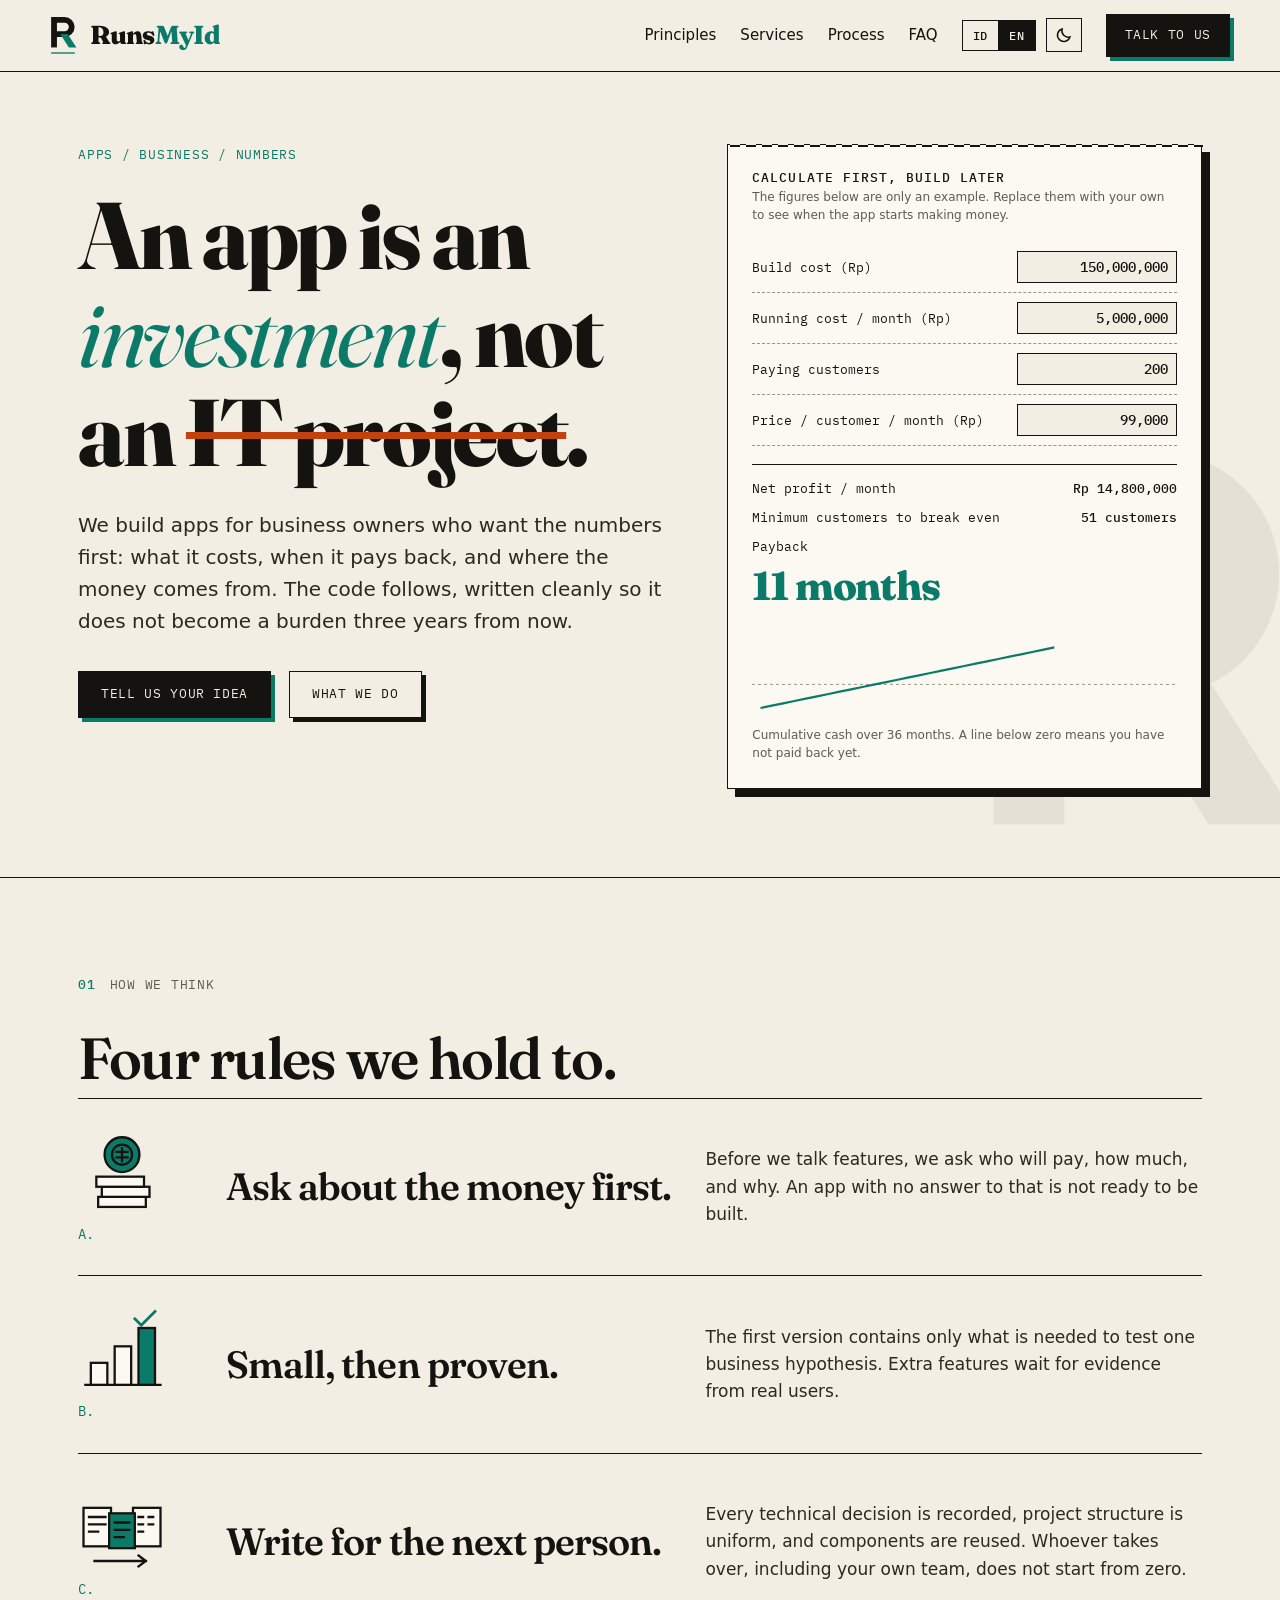
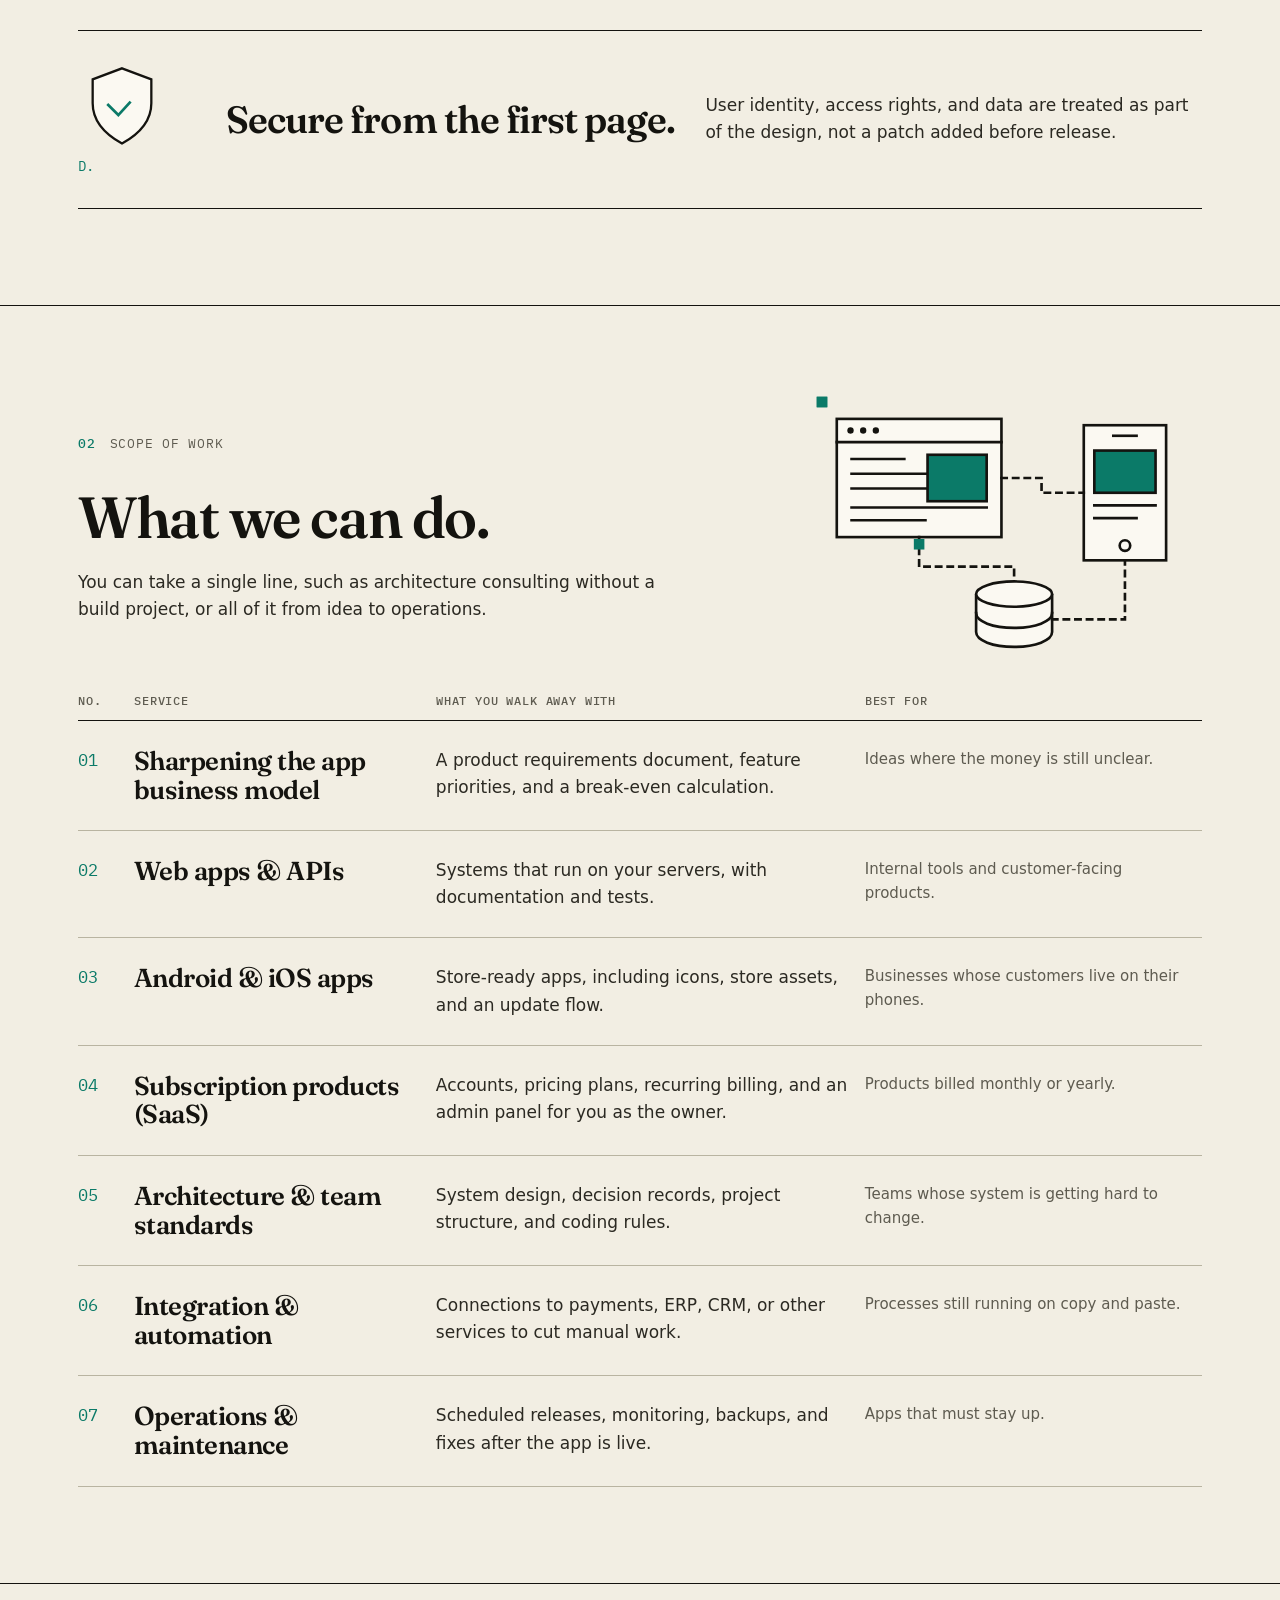
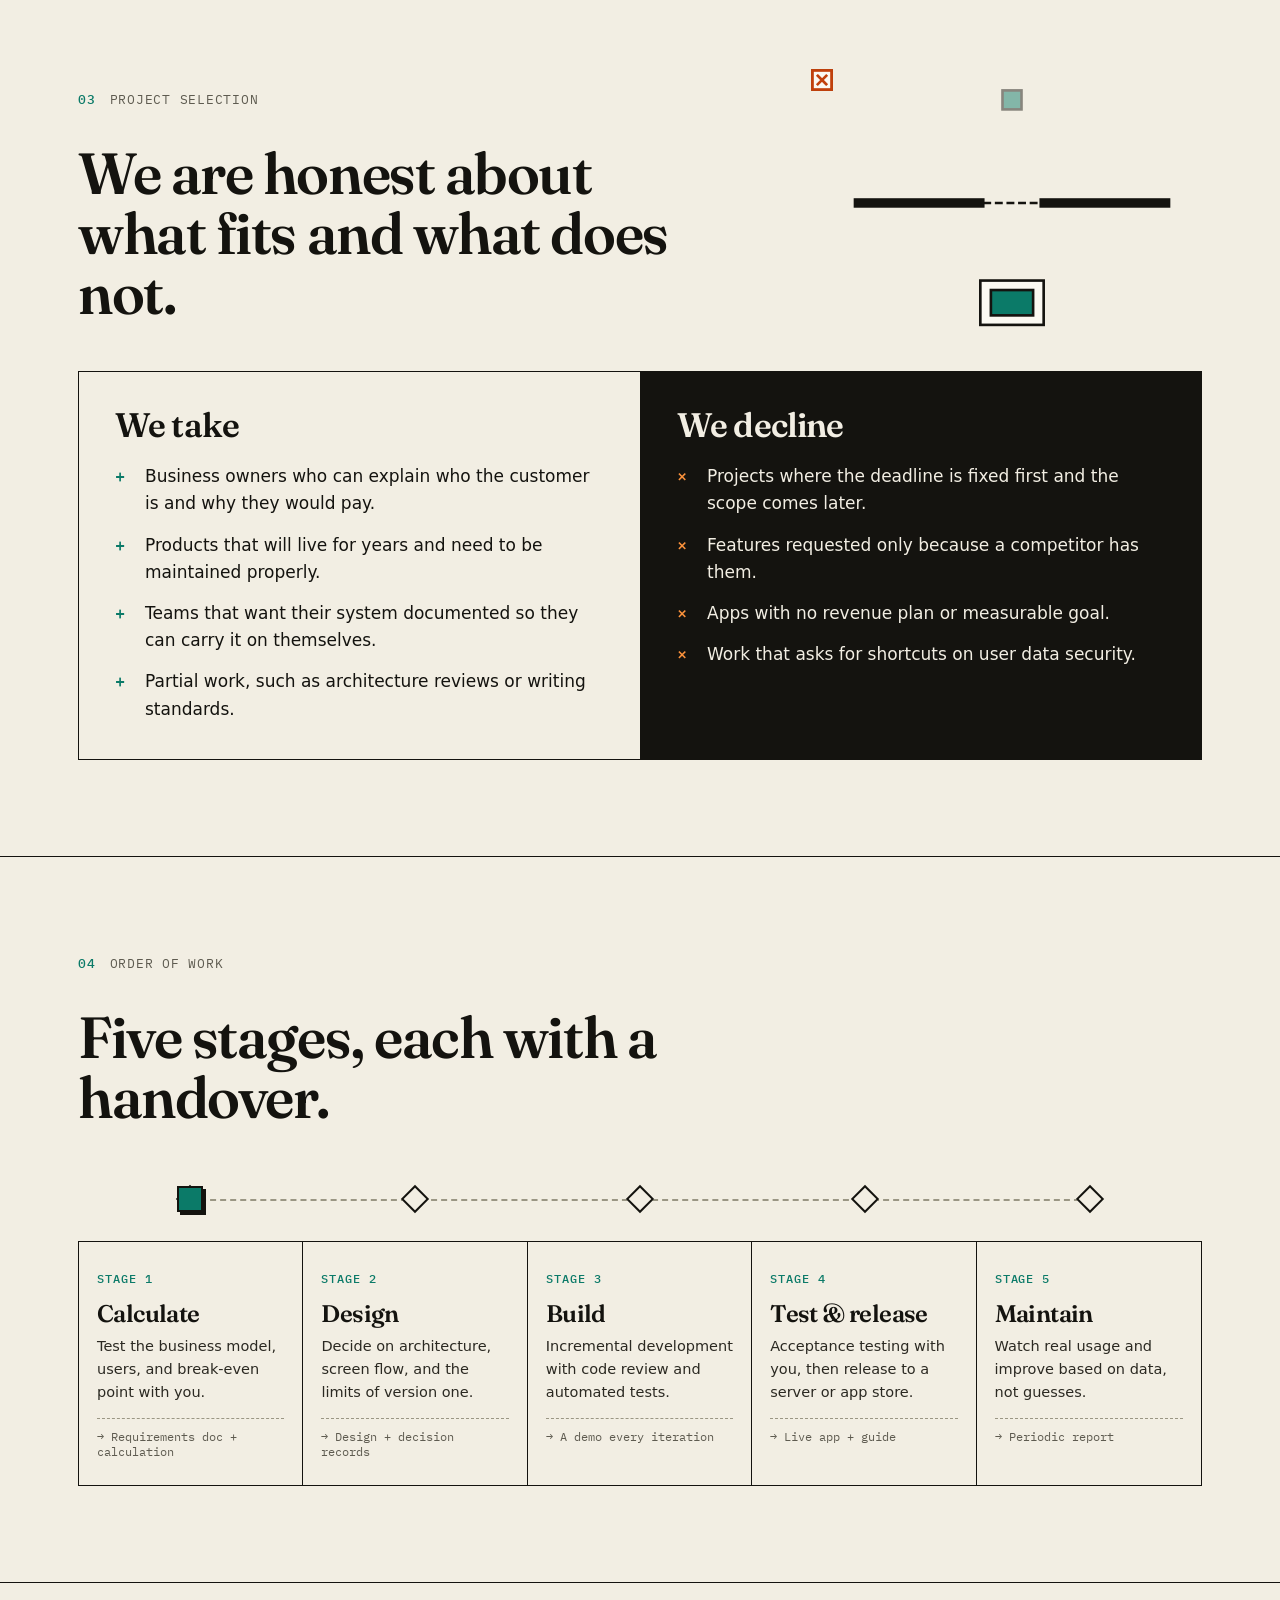
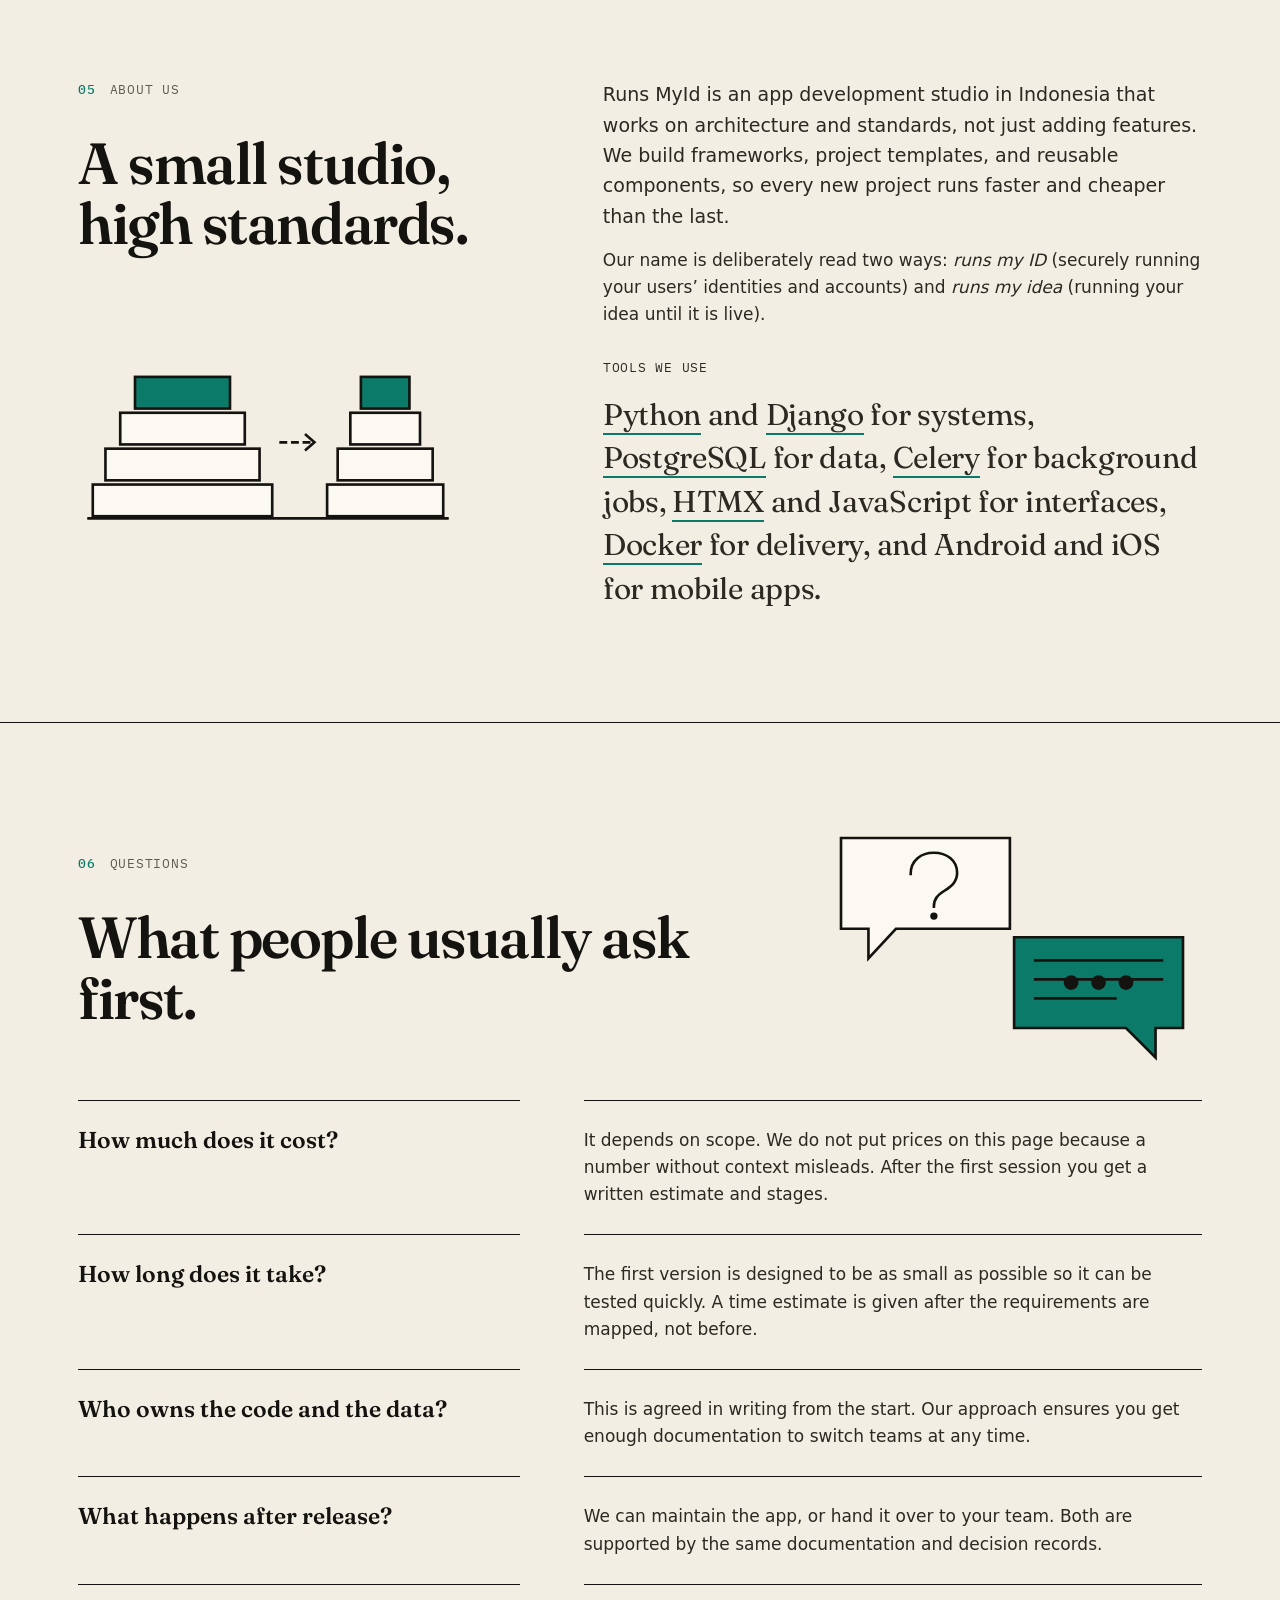
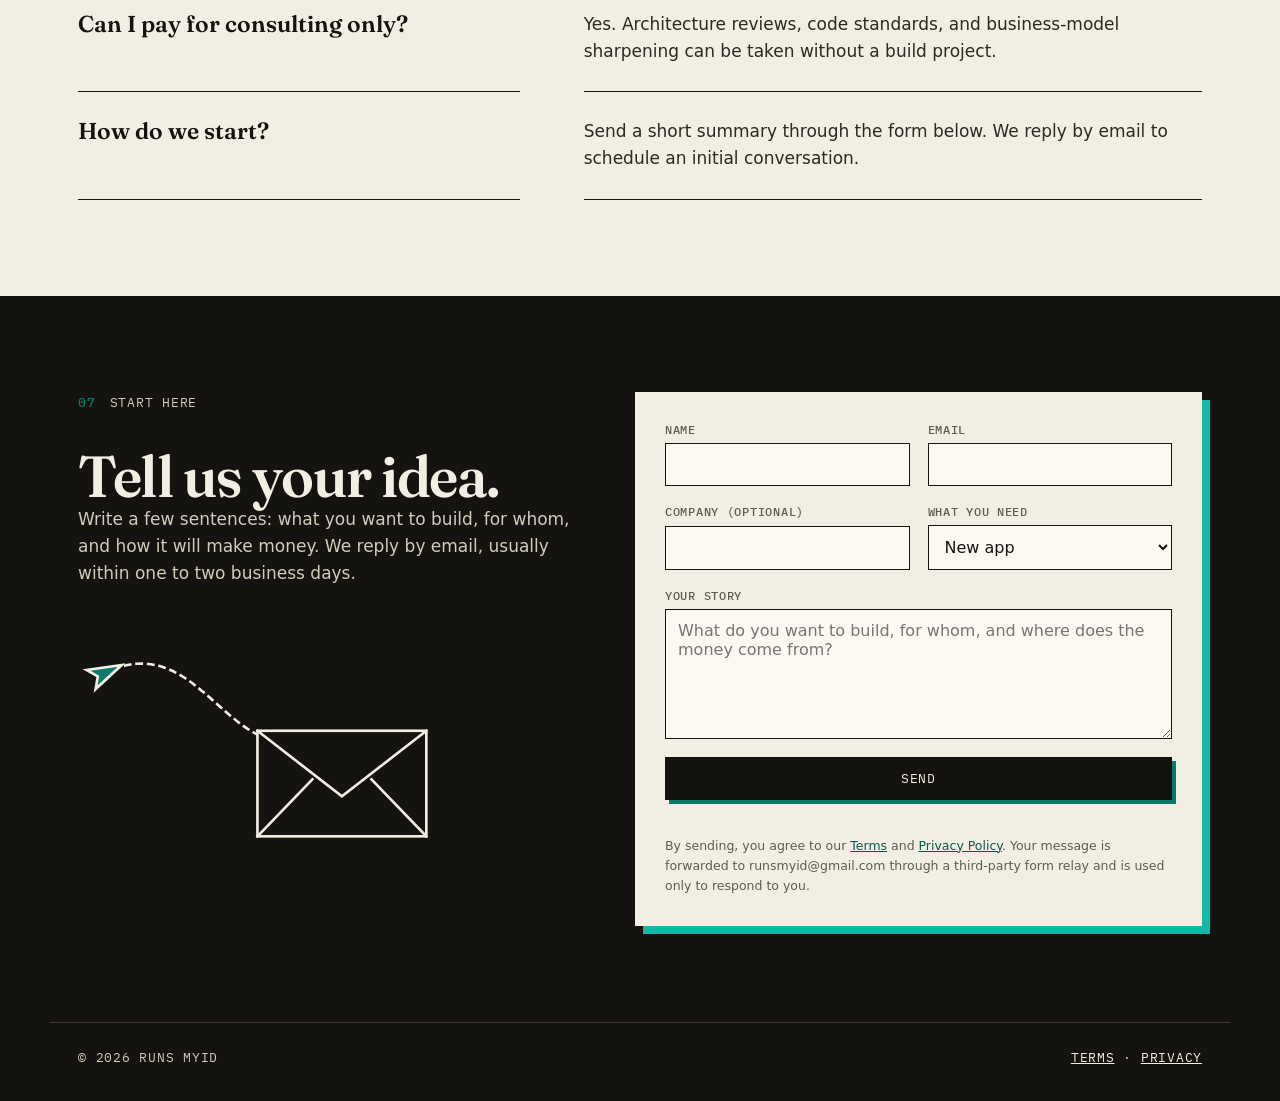
<file: index.html>
<!DOCTYPE html>
<html lang="id" data-theme="light">
<head>
<meta charset="utf-8">
<meta name="viewport" content="width=device-width, initial-scale=1">
<title>Runs MyId — Studio aplikasi yang dihitung dari labanya</title>
<meta name="description" content="Runs MyId membangun aplikasi untuk bisnis yang ingin tahu angkanya sebelum menulis kode: biaya, titik impas, dan cara aplikasi itu menghasilkan uang.">
<meta name="theme-color" content="#F2EEE3">
<link rel="icon" href="assets/icons/favicon.ico" sizes="any">
<link rel="icon" type="image/svg+xml" href="assets/icons/favicon.svg">
<link rel="apple-touch-icon" href="assets/icons/apple-touch-icon.png">
<link rel="preconnect" href="https://fonts.googleapis.com"><link rel="preconnect" href="https://fonts.gstatic.com" crossorigin>
<link href="https://fonts.googleapis.com/css2?family=Fraunces:opsz,wght@9..144,400;9..144,600;9..144,800&family=IBM+Plex+Mono:wght@400;500&display=swap" rel="stylesheet">
<script>(function(){try{var d=document.documentElement,t=localStorage.getItem('theme');if(!t)t=matchMedia('(prefers-color-scheme: dark)').matches?'dark':'light';d.dataset.theme=t;var l=localStorage.getItem('lang');if(!l)l=(navigator.language||'id').slice(0,2)==='en'?'en':'id';d.lang=l;d.dataset.lang=l}catch(e){}})();</script>
<style>
:root{
  color-scheme:light;
  --paper:#F2EEE3; --paper2:#E9E4D5; --ink:#14130F; --mute:#5E5B50; --rule:#14130F;
  --card:#FBF9F2; --text2:#2B2922; --line2:#b9b4a1; --dash:#9a9684;
  --teal:#0B7A68; --teal-d:#075A4C; --teal-b:#14B8A6; --red:#C2410C; --red-t:#7c2d12;
  --band:#14130F; --band-fg:#F2EEE3; --band-mute:#d1ccbb; --band-line:#3a382f;
  --shadow:#14130F;
  --serif:"Fraunces",Georgia,"Times New Roman",serif;
  --mono:"IBM Plex Mono",ui-monospace,SFMono-Regular,Menlo,Consolas,monospace;
  --sans:system-ui,-apple-system,"Segoe UI",Roboto,Arial,sans-serif;
}
html[data-theme="dark"]{
  color-scheme:dark;
  --paper:#12110E; --paper2:#1B1A16; --ink:#EDE8DA; --mute:#A39F8F; --rule:#6f6a5b;
  --card:#1C1B17; --text2:#D6D0BF; --line2:#38362D; --dash:#5f5b4d;
  --teal:#2DD4BF; --teal-d:#5EEAD4; --teal-b:#2DD4BF; --red:#FB923C; --red-t:#FDBA74;
  --band:#1C1B17; --band-fg:#EDE8DA; --band-mute:#B7B2A1; --band-line:#3a382f;
  --shadow:#000;
}
*{box-sizing:border-box;margin:0;padding:0}
html{scroll-behavior:smooth;scroll-padding-top:92px}
body{background:var(--paper);color:var(--ink);font-family:var(--sans);font-size:17px;line-height:1.6;-webkit-font-smoothing:antialiased;transition:background-color .25s,color .25s}
a{color:inherit}
img{display:block;max-width:100%}
::selection{background:var(--teal);color:var(--paper)}
:focus-visible{outline:3px solid var(--teal);outline-offset:3px}
.w{max-width:1180px;margin:0 auto;padding:0 28px}
.mono{font-family:var(--mono);font-size:12.5px;letter-spacing:.06em;text-transform:uppercase}
h1,h2,h3{font-family:var(--serif);font-weight:600;line-height:1.04;letter-spacing:-.025em}
h2{font-size:clamp(34px,5vw,58px);max-width:20ch}
.sec{padding:96px 0;border-top:1.5px solid var(--rule)}
.label{display:flex;gap:14px;align-items:baseline;margin-bottom:34px;color:var(--mute)}
.label b{color:var(--teal);font-weight:500}
.intro{max-width:36em;margin-top:22px;color:var(--text2)}

/* ---------- header (sticky) ---------- */
header{position:sticky;top:0;z-index:50;background:var(--paper);border-bottom:1.5px solid var(--rule);transition:background-color .25s}
.bar{display:flex;align-items:center;justify-content:space-between;padding:14px 0;gap:18px}
.brand{display:flex;align-items:center;gap:12px;text-decoration:none;font-family:var(--serif);font-weight:800;font-size:26px;letter-spacing:-.03em}
.brand img{height:40px;width:auto}
.brand i{font-style:normal;color:var(--teal)}
html[data-theme="dark"] .logo-l,html:not([data-theme="dark"]) .logo-d{display:none}
nav{display:flex;gap:24px;align-items:center}
nav>a:not(.btn){text-decoration:none;font-size:15px}
nav>a:not(.btn):hover{color:var(--teal)}
.ctl{display:flex;align-items:center;gap:10px}
.lang{display:flex;border:1.5px solid var(--ink)}
.lang button{font:500 12px var(--mono);letter-spacing:.06em;padding:7px 10px;border:0;background:transparent;color:var(--ink);cursor:pointer}
.lang button+button{border-left:1.5px solid var(--ink)}
.lang button[aria-pressed="true"]{background:var(--ink);color:var(--paper)}
.theme{width:36px;height:34px;display:grid;place-items:center;border:1.5px solid var(--ink);background:transparent;color:var(--ink);cursor:pointer}
.theme:hover,.lang button:hover:not([aria-pressed="true"]){background:var(--paper2)}
.theme svg{width:18px;height:18px;fill:none;stroke:currentColor;stroke-width:2;stroke-linecap:square}
html[data-theme="dark"] .theme .i-moon,html:not([data-theme="dark"]) .theme .i-sun{display:none}

.btn{display:inline-block;background:var(--ink);color:var(--paper)!important;padding:12px 22px;font-family:var(--mono);font-size:13px;letter-spacing:.05em;text-transform:uppercase;text-decoration:none;border:1.5px solid var(--ink);cursor:pointer;transition:.15s;box-shadow:4px 4px 0 var(--teal)}
.btn:hover{transform:translate(-2px,-2px);box-shadow:6px 6px 0 var(--teal)}
.btn:active{transform:translate(2px,2px);box-shadow:1px 1px 0 var(--teal)}
.btn.alt{background:transparent;color:var(--ink)!important;box-shadow:4px 4px 0 var(--ink)}
nav .btn{padding:10px 18px}

/* ---------- hero ---------- */
.hero{padding:72px 0 88px;position:relative;overflow:hidden}
.hero .w{display:grid;grid-template-columns:1.25fr 1fr;gap:56px;align-items:start;position:relative}
.hero h1{font-size:clamp(46px,7.4vw,98px);font-weight:800}
.hero h1 em{font-style:italic;font-weight:400;color:var(--teal)}
.hero h1 s{text-decoration-thickness:.07em;text-decoration-color:var(--red)}
.hero p.l{font-size:20px;max-width:34em;margin:28px 0 34px;color:var(--text2)}
.cta{display:flex;gap:18px;flex-wrap:wrap}
.glyph{position:absolute;right:-40px;bottom:-40px;width:340px;opacity:.06;pointer-events:none}
html[data-theme="dark"] .glyph{filter:invert(1)}

/* calculator "struk" */
.struk{background:var(--card);border:1.5px solid var(--ink);padding:26px 24px;position:relative;box-shadow:8px 8px 0 var(--shadow);font-family:var(--mono)}
.struk:before{content:"";position:absolute;left:-1.5px;right:-1.5px;height:10px;top:-10px;background:radial-gradient(circle at 8px 0,var(--paper) 5px,transparent 5.5px) 0 0/16px 10px repeat-x;transform:scaleY(-1);filter:drop-shadow(0 -1.5px 0 var(--ink))}
.struk h3{font-family:var(--mono);font-size:13px;font-weight:500;letter-spacing:.08em;text-transform:uppercase;margin-bottom:4px}
.struk .sub{font-size:12px;color:var(--mute);margin-bottom:18px;line-height:1.5;font-family:var(--sans)}
.fld{display:grid;grid-template-columns:1fr 160px;gap:10px;align-items:center;padding:9px 0;border-bottom:1px dashed var(--dash);font-size:12.5px}
.fld input{width:100%;font:500 14px var(--mono);text-align:right;padding:6px 8px;border:1.5px solid var(--ink);background:var(--paper);color:var(--ink);border-radius:0}
.hasil{margin-top:18px;border-top:1.5px solid var(--ink);padding-top:14px;display:grid;gap:8px}
.hasil div{display:flex;justify-content:space-between;gap:10px;font-size:13px}
.hasil b{font-weight:500}
.hasil .big{display:block;font-family:var(--serif);font-size:40px;font-weight:800;letter-spacing:-.03em;line-height:1;color:var(--teal)}
.hasil .big.neg{font-size:30px;color:var(--red)}
#chart{width:100%;height:96px;margin-top:12px;display:block;overflow:visible}
.struk small{display:block;margin-top:12px;font:12px/1.5 var(--sans);color:var(--mute)}

/* ---------- section head with figure ---------- */
.sechead{display:grid;grid-template-columns:1.2fr .8fr;gap:48px;align-items:center;margin-bottom:38px}
.figbox{width:100%;max-width:380px;justify-self:end}
.fig{--fi:var(--ink);--fc:var(--card);display:block;width:100%;height:auto;overflow:visible}
.fig.on-band{--fi:var(--band-fg);--fc:var(--band)}
.fig .l{fill:none;stroke:var(--fi);stroke-width:2.5;stroke-linejoin:miter;stroke-linecap:square}
.fig .c{fill:var(--fc);stroke:var(--fi);stroke-width:2.5;stroke-linejoin:miter}
.fig .t{fill:var(--teal);stroke:var(--fi);stroke-width:2.5}
.fig .tn{fill:var(--teal)}
.fig .ts{fill:none;stroke:var(--teal);stroke-width:3;stroke-linecap:square;stroke-linejoin:miter}
.fig .rs{fill:none;stroke:var(--red);stroke-width:2.5;stroke-linecap:square}
.fig .rf{fill:var(--fc);stroke:var(--red);stroke-width:2.5}
.fig .i{fill:var(--fi)}
.fig .dash{stroke-dasharray:5 6}
.fig *,.track *{transform-box:fill-box;transform-origin:center}
.fig:not(.on) *,.track:not(.on) *{animation-play-state:paused!important}

@keyframes flip{0%,100%{transform:scaleX(1)}50%{transform:scaleX(.06)}}
@keyframes grow{0%{transform:scaleY(0)}28%,82%{transform:scaleY(1)}100%{transform:scaleY(0)}}
@keyframes draw{0%,40%{stroke-dashoffset:34}58%,84%{stroke-dashoffset:0}100%{stroke-dashoffset:34}}
@keyframes pass{from{transform:translateX(-24px)}to{transform:translateX(24px)}}
@keyframes ping{0%,100%{transform:scale(1)}50%{transform:scale(1.12)}}
@keyframes dashmove{to{stroke-dashoffset:-22}}
@keyframes drop{0%{transform:translateY(-70px);opacity:0}14%{opacity:1}30%,88%{transform:none;opacity:1}100%{transform:none;opacity:0}}
@keyframes pop{0%,26%{opacity:0;transform:translateY(12px)}38%,88%{opacity:1;transform:none}100%{opacity:0}}
@keyframes bob{0%,100%{transform:translateY(0)}50%{transform:translateY(-4px)}}
@keyframes dotp{0%,100%{transform:scale(.45);opacity:.5}50%{transform:scale(1);opacity:1}}
@keyframes showa{0%,45%{opacity:1}50%,95%{opacity:0}100%{opacity:1}}
@keyframes showb{0%,45%{opacity:0}50%,95%{opacity:1}100%{opacity:0}}
@keyframes bump{0%,80%,100%{transform:scale(1)}90%{transform:scale(1.05)}}
.a-flip{animation:flip 2.6s ease-in-out infinite}
.a-grow{transform-origin:50% 100%;animation:grow 4s ease-out infinite}
.a-grow.d1{animation-delay:.25s}.a-grow.d2{animation-delay:.5s}
.a-draw{stroke-dasharray:34;animation:draw 4s ease-in-out infinite}
.a-pass{animation:pass 2.2s ease-in-out infinite alternate}
.a-ping{animation:ping 2.2s ease-in-out infinite}
.a-flow{animation:dashmove 1.2s linear infinite}
.a-drop{animation:drop 6s ease-out infinite}
.a-pop{animation:pop 6s ease-out infinite}
.a-pop.d1{animation-delay:.25s}.a-pop.d2{animation-delay:.5s}.a-pop.d3{animation-delay:.75s}
.a-bob{animation:bob 2.4s ease-in-out infinite}
.a-dot{animation:dotp 1.1s ease-in-out infinite}.a-dot.d1{animation-delay:.18s}.a-dot.d2{animation-delay:.36s}
.a-showa{animation:showa 6s ease-in-out infinite}.a-showb{animation:showb 6s ease-in-out infinite}
.a-bump{animation:bump 3.4s ease-in-out infinite}

/* ---------- manifesto ---------- */
.mani{display:grid;gap:0;margin-top:10px}
.mani article{display:grid;grid-template-columns:120px 1fr 1.1fr;gap:28px;padding:30px 0;border-top:1px solid var(--rule);align-items:center}
.mani article:last-child{border-bottom:1px solid var(--rule)}
.mi{display:flex;flex-direction:column;align-items:flex-start;gap:6px}
.mi .fig{width:88px}
.mani .n{font-family:var(--mono);color:var(--teal);font-size:14px}
.mani h3{font-size:clamp(26px,3.2vw,38px)}
.mani p{color:var(--text2)}

/* ---------- ledger ---------- */
table{width:100%;border-collapse:collapse;margin-top:6px}
th{font:500 12px var(--mono);letter-spacing:.07em;text-transform:uppercase;text-align:left;color:var(--mute);padding:0 16px 12px 0;border-bottom:1.5px solid var(--rule)}
td{padding:26px 16px 26px 0;border-bottom:1px solid var(--line2);vertical-align:top;color:var(--text2)}
tr:hover td{background:var(--paper2)}
td:first-child{font-family:var(--mono);color:var(--teal);width:56px}
td strong{font-family:var(--serif);font-size:26px;font-weight:600;letter-spacing:-.02em;line-height:1.1;display:block;color:var(--ink)}
td.k{width:30%;color:var(--mute);font-size:15px}

/* ---------- ambil / tolak ---------- */
.twin{display:grid;grid-template-columns:1fr 1fr;border:1.5px solid var(--rule)}
.twin>div{padding:36px}
.twin>div+div{border-left:1.5px solid var(--rule);background:var(--band);color:var(--band-fg)}
.twin h3{font-size:34px;margin-bottom:20px}
.twin ul{list-style:none;display:grid;gap:14px}
.twin li{padding-left:30px;position:relative}
.twin li:before{position:absolute;left:0;font-family:var(--mono);font-weight:500}
.twin>div:first-child li:before{content:"+";color:var(--teal)}
.twin>div+div li:before{content:"×";color:#fb923c}

/* ---------- alur ---------- */
.track{position:relative;height:64px;margin:6px 0 10px}
.track .ln{position:absolute;left:10%;right:10%;top:50%;border-top:2px dashed var(--dash)}
.track .nd{position:absolute;top:50%;width:20px;height:20px;margin:-10px 0 0 -10px;border:2.5px solid var(--ink);background:var(--paper);transform:rotate(45deg)}
.track .run{position:absolute;top:50%;left:10%;width:26px;height:26px;margin:-13px 0 0 -13px;background:var(--teal);border:2.5px solid var(--ink);box-shadow:3px 3px 0 var(--shadow)}
@keyframes runx{0%,6%{left:10%;opacity:1}20%,26%{left:30%}40%,46%{left:50%}60%,66%{left:70%}80%,90%{left:90%;opacity:1}95%{left:90%;opacity:0}96%{left:10%;opacity:0}100%{left:10%;opacity:1}}
@keyframes lit1{0%,92%{background:var(--teal)}95%,100%{background:var(--paper)}}
@keyframes lit2{0%,19.9%{background:var(--paper)}20%,92%{background:var(--teal)}95%,100%{background:var(--paper)}}
@keyframes lit3{0%,39.9%{background:var(--paper)}40%,92%{background:var(--teal)}95%,100%{background:var(--paper)}}
@keyframes lit4{0%,59.9%{background:var(--paper)}60%,92%{background:var(--teal)}95%,100%{background:var(--paper)}}
@keyframes lit5{0%,79.9%{background:var(--paper)}80%,92%{background:var(--teal)}95%,100%{background:var(--paper)}}
.track .nd:nth-of-type(1){animation:lit1 10s linear infinite}
.track .nd:nth-of-type(2){animation:lit2 10s linear infinite}
.track .nd:nth-of-type(3){animation:lit3 10s linear infinite}
.track .nd:nth-of-type(4){animation:lit4 10s linear infinite}
.track .nd:nth-of-type(5){animation:lit5 10s linear infinite}
.track .run{animation:runx 10s ease-in-out infinite}
.alur{display:grid;grid-template-columns:repeat(5,1fr);border:1.5px solid var(--rule)}
.alur>div{padding:22px 18px 26px;border-right:1px solid var(--rule);position:relative}
.alur>div:last-child{border-right:0}
.alur .t{font:500 12px var(--mono);color:var(--teal);letter-spacing:.08em;text-transform:uppercase}
.alur h3{font-size:24px;margin:10px 0 8px}
.alur p{font-size:14.5px;color:var(--text2)}
.alur .out{display:block;margin-top:14px;padding-top:10px;border-top:1px dashed var(--dash);font:12px var(--mono);color:var(--mute)}

/* ---------- about ---------- */
.cols{display:grid;grid-template-columns:1fr 1.3fr;gap:64px}
.cols p{margin-bottom:16px;color:var(--text2)}
.cols .figbox{margin-top:30px;justify-self:start}
.stack{font-family:var(--serif);font-size:clamp(22px,2.6vw,30px);line-height:1.45;letter-spacing:-.01em;color:var(--ink)}
.stack span{border-bottom:2px solid var(--teal)}

/* ---------- faq ---------- */
dl{display:grid;grid-template-columns:1fr 1.4fr;gap:0 64px}
dt{font-family:var(--serif);font-weight:600;font-size:23px;line-height:1.2;padding:26px 0;border-top:1px solid var(--rule)}
dd{padding:26px 0;border-top:1px solid var(--rule);color:var(--text2)}
dl>:nth-last-child(-n+2){border-bottom:1px solid var(--rule)}

/* ---------- contact ---------- */
.contact{background:var(--band);color:var(--band-fg);border-top:0}
html[data-theme="dark"] .contact{border-top:1.5px solid var(--rule)}
.contact h2{max-width:12ch}
.contact .label{color:var(--band-mute)}
.mail{display:inline-block;font-family:var(--serif);font-size:clamp(26px,4.4vw,52px);font-weight:600;letter-spacing:-.025em;text-decoration:none;border-bottom:3px solid var(--teal-b);margin:26px 0 18px}
.contact .g{display:grid;grid-template-columns:1fr 1.15fr;gap:64px}
.contact p{color:var(--band-mute);max-width:30em}
.contact .figbox{margin-top:34px;justify-self:start}
form{background:var(--paper);color:var(--ink);padding:30px;display:grid;gap:18px;box-shadow:8px 8px 0 var(--teal-b);align-self:start}
.two{display:grid;grid-template-columns:1fr 1fr;gap:18px}
label.f{display:grid;gap:6px;font:500 12px var(--mono);letter-spacing:.06em;text-transform:uppercase;color:var(--mute)}
form input,form select,form textarea{width:100%;font:16px var(--sans);padding:11px 12px;border:1.5px solid var(--ink);background:var(--card);color:var(--ink);border-radius:0;text-transform:none;letter-spacing:0}
form textarea{min-height:130px;resize:vertical}
#msg{font-size:14.5px;line-height:1.5}
#msg:not(:empty){padding:12px 14px;border:1.5px solid var(--ink);background:var(--card)}
#msg.ok{border-color:var(--teal-d);color:var(--teal-d)}#msg.err{border-color:var(--red);color:var(--red-t)}
#msg .acts{display:flex;gap:10px;flex-wrap:wrap;margin-top:10px}
#msg .acts a,#msg .acts button{font:500 12px var(--mono);letter-spacing:.05em;text-transform:uppercase;padding:8px 12px;border:1.5px solid var(--ink);background:var(--ink);color:var(--paper);text-decoration:none;cursor:pointer}
#msg .acts button{background:transparent;color:var(--ink)}
.contact form .fine{font-size:12.5px;color:var(--mute);max-width:none}
.contact form .fine a{color:var(--teal-d)}
footer{background:var(--band);color:var(--band-mute);padding:0 0 34px}
footer .w{border-top:1px solid var(--band-line);padding-top:24px;display:flex;justify-content:space-between;gap:16px;flex-wrap:wrap}
footer a{color:var(--band-fg)}
footer a:hover{color:var(--teal-b)}

@media(max-width:920px){
  .hero .w,.cols,.contact .g,dl,.sechead{grid-template-columns:1fr}
  .sechead{gap:26px}.figbox{justify-self:start;max-width:320px}
  .mani article{grid-template-columns:96px 1fr;align-items:start}.mani article p{grid-column:2}
  .twin,.alur{grid-template-columns:1fr}
  .twin>div+div{border-left:0;border-top:1.5px solid var(--rule)}
  .alur>div{border-right:0;border-bottom:1px solid var(--rule)}.alur>div:last-child{border-bottom:0}
  .track{display:none}
  nav>a:not(.btn){display:none}
  .sec{padding:70px 0}
  dl>:nth-last-child(-n+2){border-bottom:0}dd:last-child{border-bottom:1px solid var(--rule)}
  dt{padding-bottom:6px;border-bottom:0}dd{border-top:0;padding-top:0}
  table,thead,tbody,tr,td{display:block}thead{display:none}
  tr{border-bottom:1px solid var(--line2);padding:22px 0}td{border:0;padding:3px 0;width:auto!important}
  tr:hover td{background:none}
  .glyph{width:240px;right:-70px}
}
@media(max-width:560px){
  .bar{padding:10px 0}.brand{font-size:22px;gap:9px}.brand img{height:34px}
  nav .btn{display:none}
  .hero{padding:44px 0 64px}.two{grid-template-columns:1fr}.fld{grid-template-columns:1fr}.w{padding:0 20px}
}
@media(prefers-reduced-motion:reduce){
  *{transition:none!important;scroll-behavior:auto!important}
  .fig *,.track *{animation:none!important}
}

</style>
</head>
<body>
<header>
  <div class="w bar">
    <a class="brand" href="#atas"><img class="logo-l" src="assets/logo/logo-transparent.svg" alt=""><img class="logo-d" src="assets/logo/logo-on-dark.svg" alt=""><span>Runs<i>MyId</i></span></a>
    <nav>
      <a href="#prinsip" data-i="nav.principles">Prinsip</a><a href="#layanan" data-i="nav.services">Layanan</a><a href="#alur" data-i="nav.process">Alur</a><a href="#tanya" data-i="nav.faq">Tanya jawab</a>
      <div class="ctl">
        <div class="lang" role="group" aria-label="Bahasa / Language" data-ia="aria-label:ui.lang">
          <button type="button" data-set="id" aria-pressed="true">ID</button>
          <button type="button" data-set="en" aria-pressed="false">EN</button>
        </div>
        <button type="button" class="theme" id="theme" aria-label="Ganti tema" data-ia="aria-label:ui.theme" title="Ganti tema">
          <svg class="i-sun" viewBox="0 0 24 24" aria-hidden="true"><circle cx="12" cy="12" r="4"/><path d="M12 2v3M12 19v3M2 12h3M19 12h3M4.9 4.9l2.1 2.1M17 17l2.1 2.1M4.9 19.1 7 17M17 7l2.1-2.1"/></svg>
          <svg class="i-moon" viewBox="0 0 24 24" aria-hidden="true"><path d="M20 14.5A8.5 8.5 0 0 1 9.5 4 8.5 8.5 0 1 0 20 14.5Z"/></svg>
        </button>
      </div>
      <a class="btn" href="#kontak" data-i="nav.cta">Ajak bicara</a>
    </nav>
  </div>
</header>

<main id="atas">
<section class="hero">
  <img class="glyph" src="assets/logo/logo-watermark.svg" alt="">
  <div class="w">
    <div>
      <p class="mono" style="color:var(--teal);margin-bottom:22px" data-i="hero.eyebrow">Aplikasi / bisnis / angka</p>
      <h1 data-i="hero.h1">Aplikasi itu <em>investasi</em>, bukan <s>proyek IT</s>.</h1>
      <p class="l" data-i="hero.lead">Kami membangun aplikasi untuk pemilik bisnis yang mau tahu angkanya dulu: berapa biayanya, kapan balik modal, dan dari mana uangnya datang. Kodenya menyusul, dan ditulis rapi supaya tidak jadi beban tiga tahun lagi.</p>
      <div class="cta"><a class="btn" href="#kontak" data-i="hero.cta1">Ceritakan idenya</a><a class="btn alt" href="#layanan" data-i="hero.cta2">Apa yang kami kerjakan</a></div>
    </div>

    <aside class="struk" aria-label="Kalkulator titik impas" data-ia="aria-label:calc.aria">
      <h3 data-i="calc.title">Hitung dulu, bangun kemudian</h3>
      <p class="sub" data-i="calc.sub">Isian di bawah hanya contoh. Ganti dengan angka bisnis Anda untuk melihat kapan aplikasi mulai untung.</p>
      <label class="fld"><span data-i="calc.build">Biaya membangun (Rp)</span><input id="c-build" class="num" inputmode="numeric" autocomplete="off" value="150000000"></label>
      <label class="fld"><span data-i="calc.ops">Biaya jalan / bulan (Rp)</span><input id="c-ops" class="num" inputmode="numeric" autocomplete="off" value="5000000"></label>
      <label class="fld"><span data-i="calc.users">Pelanggan berbayar</span><input id="c-users" class="num" inputmode="numeric" autocomplete="off" value="200"></label>
      <label class="fld"><span data-i="calc.price">Harga / pelanggan / bulan (Rp)</span><input id="c-price" class="num" inputmode="numeric" autocomplete="off" value="99000"></label>
      <div class="hasil">
        <div><span data-i="calc.margin">Laba bersih / bulan</span><b id="r-margin">–</b></div>
        <div><span data-i="calc.be">Pelanggan minimum agar tidak rugi</span><b id="r-be">–</b></div>
        <div><span data-i="calc.pay">Balik modal</span></div>
        <div class="big" id="r-pay">–</div>
      </div>
      <svg id="chart" viewBox="0 0 300 96" preserveAspectRatio="none" aria-hidden="true"></svg>
      <small id="r-note" data-i="calc.note">Kas kumulatif 36 bulan. Garis di bawah nol berarti belum balik modal.</small>
    </aside>
  </div>
</section>

<section class="sec" id="prinsip">
  <div class="w">
    <div class="label mono"><b>01</b><span data-i="p.label">Cara kami berpikir</span></div>
    <h2 data-i="p.h2">Empat aturan yang kami pegang.</h2>
    <div class="mani">
      <article>
        <div class="mi">
          <svg class="fig" viewBox="0 0 96 96" aria-hidden="true">
            <rect class="c" x="22" y="74" width="52" height="11"/><rect class="c" x="26" y="63" width="52" height="11"/><rect class="c" x="20" y="52" width="52" height="11"/>
            <g class="a-flip"><circle class="t" cx="48" cy="28" r="19"/><circle class="l" cx="48" cy="28" r="11"/><path class="l" d="M48 21v14M42 25h12M42 31h12"/></g>
          </svg>
          <span class="n">A.</span>
        </div>
        <h3 data-i="p.a.h">Tanya uangnya dulu.</h3>
        <p data-i="p.a.p">Sebelum membahas fitur, kami bertanya siapa yang akan membayar, berapa, dan kenapa mau. Aplikasi yang tidak punya jawaban untuk itu belum siap dibangun.</p>
      </article>
      <article>
        <div class="mi">
          <svg class="fig" viewBox="0 0 96 96" aria-hidden="true">
            <path class="l" d="M8 86H90"/>
            <rect class="c a-grow" x="14" y="62" width="18" height="24"/><rect class="c a-grow d1" x="40" y="44" width="18" height="42"/><rect class="t a-grow d2" x="66" y="24" width="18" height="62"/>
            <path class="ts a-draw" d="M62 14l7 7 15-15"/>
          </svg>
          <span class="n">B.</span>
        </div>
        <h3 data-i="p.b.h">Kecil, lalu terbukti.</h3>
        <p data-i="p.b.p">Versi pertama hanya memuat apa yang diperlukan untuk menguji satu hipotesis bisnis. Fitur tambahan menunggu bukti dari pengguna sungguhan.</p>
      </article>
      <article>
        <div class="mi">
          <svg class="fig" viewBox="0 0 96 96" aria-hidden="true">
            <rect class="c" x="6" y="26" width="30" height="42"/><path class="l" d="M12 36h18M12 44h18M12 52h10"/>
            <rect class="c" x="60" y="26" width="30" height="42"/><path class="l dash" d="M66 36h18M66 44h18M66 52h10"/>
            <g class="a-pass"><rect class="t" x="34" y="32" width="28" height="38"/><path class="l" d="M40 42h16M40 50h16M40 58h10"/></g>
            <path class="l" d="M18 84h56M66 78l8 6-8 6"/>
          </svg>
          <span class="n">C.</span>
        </div>
        <h3 data-i="p.c.h">Tulis untuk orang berikutnya.</h3>
        <p data-i="p.c.p">Setiap keputusan teknis dicatat, struktur proyek seragam, dan komponen dipakai ulang. Siapa pun yang meneruskan, termasuk tim Anda sendiri, tidak mulai dari nol.</p>
      </article>
      <article>
        <div class="mi">
          <svg class="fig" viewBox="0 0 96 96" aria-hidden="true">
            <path class="c a-ping" d="M48 8 80 20V46C80 66 66 80 48 90 30 80 16 66 16 46V20Z"/>
            <path class="ts a-draw" d="M33 48l11 11 20-22"/>
          </svg>
          <span class="n">D.</span>
        </div>
        <h3 data-i="p.d.h">Aman sejak lembar pertama.</h3>
        <p data-i="p.d.p">Identitas pengguna, hak akses, dan data diperlakukan sebagai bagian dari rancangan, bukan tambalan menjelang rilis.</p>
      </article>
    </div>
  </div>
</section>

<section class="sec" id="layanan">
  <div class="w">
    <div class="sechead">
      <div>
        <div class="label mono"><b>02</b><span data-i="s.label">Daftar pekerjaan</span></div>
        <h2 data-i="s.h2">Yang bisa kami kerjakan.</h2>
        <p class="intro" data-i="s.intro">Anda boleh mengambil satu baris saja, misalnya konsultasi arsitektur tanpa proyek pembangunan, atau seluruhnya dari ide sampai operasional.</p>
      </div>
      <div class="figbox">
        <svg class="fig" viewBox="0 0 360 240" aria-hidden="true">
          <!-- browser -->
          <rect class="c" x="14" y="16" width="156" height="112"/><path class="l" d="M14 38H170"/>
          <circle class="i" cx="27" cy="27" r="3"/><circle class="i" cx="39" cy="27" r="3"/><circle class="i" cx="51" cy="27" r="3"/>
          <path class="l" d="M28 54h50M28 68h96M28 82h80"/><rect class="t" x="100" y="50" width="56" height="44"/><path class="l" d="M28 100h128M28 112h70"/>
          <!-- phone -->
          <rect class="c" x="248" y="22" width="78" height="128"/><path class="l" d="M276 32h22"/><rect class="t" x="258" y="46" width="58" height="40"/><path class="l" d="M258 98h58M258 110h40"/><circle class="l" cx="287" cy="136" r="5"/>
          <!-- database -->
          <path class="c" d="M146 182v36c0 8 16 14 36 14s36-6 36-14v-36"/><ellipse class="c" cx="182" cy="182" rx="36" ry="12"/><path class="l" d="M146 200c0 8 16 14 36 14s36-6 36-14"/>
          <!-- links -->
          <path class="l dash a-flow" d="M92 128V156H182V170"/>
          <path class="l dash a-flow" d="M170 72H208V86H248"/>
          <path class="l dash a-flow" d="M218 206H287V150"/>
          <!-- packets -->
          <rect class="tn" x="-5" y="-5" width="10" height="10"><animateMotion dur="2.6s" repeatCount="indefinite" path="M92 128V156H182V170"/></rect>
          <rect class="tn" x="-5" y="-5" width="10" height="10"><animateMotion dur="2.2s" begin="0.6s" repeatCount="indefinite" path="M170 72H208V86H248"/></rect>
          <rect class="tn" x="-5" y="-5" width="10" height="10"><animateMotion dur="2.8s" begin="1.1s" repeatCount="indefinite" path="M218 206H287V150"/></rect>
        </svg>
      </div>
    </div>
    <table>
      <thead><tr><th data-i="s.th1">No.</th><th data-i="s.th2">Layanan</th><th data-i="s.th3">Hasil yang Anda pegang</th><th data-i="s.th4">Cocok untuk</th></tr></thead>
      <tbody>
        <tr><td>01</td><td><strong data-i="s.r1.a">Penajaman model bisnis aplikasi</strong></td><td data-i="s.r1.b">Dokumen kebutuhan produk, prioritas fitur, dan hitungan titik impas.</td><td class="k" data-i="s.r1.c">Ide yang belum jelas uangnya.</td></tr>
        <tr><td>02</td><td><strong data-i="s.r2.a">Aplikasi web &amp; API</strong></td><td data-i="s.r2.b">Sistem yang berjalan di server Anda, lengkap dengan dokumentasi dan pengujian.</td><td class="k" data-i="s.r2.c">Layanan internal maupun produk untuk pelanggan.</td></tr>
        <tr><td>03</td><td><strong data-i="s.r3.a">Aplikasi Android &amp; iOS</strong></td><td data-i="s.r3.b">Aplikasi siap rilis ke toko, termasuk ikon, aset toko, dan alur pembaruan.</td><td class="k" data-i="s.r3.c">Bisnis yang pelanggannya ada di ponsel.</td></tr>
        <tr><td>04</td><td><strong data-i="s.r4.a">Produk langganan (SaaS)</strong></td><td data-i="s.r4.b">Akun, paket harga, penagihan berulang, dan panel kendali untuk Anda sebagai pemilik.</td><td class="k" data-i="s.r4.c">Produk yang ditagih per bulan atau tahun.</td></tr>
        <tr><td>05</td><td><strong data-i="s.r5.a">Arsitektur &amp; standar tim</strong></td><td data-i="s.r5.b">Rancangan sistem, catatan keputusan, struktur proyek, dan aturan penulisan kode.</td><td class="k" data-i="s.r5.c">Tim yang sistemnya mulai sulit diubah.</td></tr>
        <tr><td>06</td><td><strong data-i="s.r6.a">Integrasi &amp; otomasi</strong></td><td data-i="s.r6.b">Sambungan ke pembayaran, ERP, CRM, atau layanan lain agar kerja manual berkurang.</td><td class="k" data-i="s.r6.c">Proses yang masih lewat salin-tempel.</td></tr>
        <tr><td>07</td><td><strong data-i="s.r7.a">Operasional &amp; perawatan</strong></td><td data-i="s.r7.b">Rilis terjadwal, pemantauan, cadangan data, dan perbaikan setelah aplikasi hidup.</td><td class="k" data-i="s.r7.c">Aplikasi yang harus tetap menyala.</td></tr>
      </tbody>
    </table>
  </div>
</section>

<section class="sec">
  <div class="w">
    <div class="sechead">
      <div>
        <div class="label mono"><b>03</b><span data-i="f.label">Seleksi proyek</span></div>
        <h2 data-i="f.h2">Kami jujur soal yang cocok dan tidak.</h2>
      </div>
      <div class="figbox">
        <svg class="fig" viewBox="0 0 360 240" aria-hidden="true">
          <!-- gate -->
          <rect class="i" x="30" y="112" width="124" height="9"/><rect class="i" x="206" y="112" width="124" height="9"/>
          <path class="l dash" d="M154 116.5H206"/>
          <!-- app tile -->
          <rect class="c" x="150" y="190" width="60" height="42"/><rect class="t" x="160" y="199" width="40" height="24"/>
          <!-- accepted (teal) -->
          <rect class="t" x="-9" y="-9" width="18" height="18"><animateMotion dur="2.8s" repeatCount="indefinite" keyPoints="0;1" keyTimes="0;1" path="M180 10V196"/><animate attributeName="opacity" dur="2.8s" repeatCount="indefinite" values="0;1;1;0" keyTimes="0;0.1;0.85;1"/></rect>
          <rect class="t" x="-9" y="-9" width="18" height="18"><animateMotion dur="2.8s" begin="1.4s" repeatCount="indefinite" path="M180 10V196"/><animate attributeName="opacity" dur="2.8s" begin="1.4s" repeatCount="indefinite" values="0;1;1;0" keyTimes="0;0.1;0.85;1"/></rect>
          <!-- rejected (red) -->
          <g><rect class="rf" x="-9" y="-9" width="18" height="18"/><path class="rs" d="M-4 -4L4 4M4 -4L-4 4"/>
            <animateMotion dur="2.8s" begin="0.7s" repeatCount="indefinite" path="M90 10V98Q92 80 46 70"/><animate attributeName="opacity" dur="2.8s" begin="0.7s" repeatCount="indefinite" values="0;1;1;0" keyTimes="0;0.1;0.7;1"/></g>
          <g><rect class="rf" x="-9" y="-9" width="18" height="18"/><path class="rs" d="M-4 -4L4 4M4 -4L-4 4"/>
            <animateMotion dur="2.8s" begin="2.1s" repeatCount="indefinite" path="M270 10V98Q268 80 314 70"/><animate attributeName="opacity" dur="2.8s" begin="2.1s" repeatCount="indefinite" values="0;1;1;0" keyTimes="0;0.1;0.7;1"/></g>
        </svg>
      </div>
    </div>
    <div class="twin">
      <div><h3 data-i="f.yes">Kami ambil</h3><ul>
        <li data-i="f.y1">Pemilik bisnis yang bisa menjelaskan siapa pelanggannya dan kenapa mau membayar.</li>
        <li data-i="f.y2">Produk yang akan hidup bertahun-tahun dan perlu dirawat dengan benar.</li>
        <li data-i="f.y3">Tim yang ingin sistemnya didokumentasikan supaya bisa diteruskan sendiri.</li>
        <li data-i="f.y4">Pekerjaan sebagian, seperti review arsitektur atau penyusunan standar.</li>
      </ul></div>
      <div><h3 data-i="f.no">Kami tolak</h3><ul>
        <li data-i="f.n1">Proyek yang tenggatnya ditentukan dulu, ruang lingkupnya belakangan.</li>
        <li data-i="f.n2">Fitur yang diminta hanya karena kompetitor punya.</li>
        <li data-i="f.n3">Aplikasi tanpa rencana pendapatan atau tujuan yang bisa diukur.</li>
        <li data-i="f.n4">Pekerjaan yang meminta jalan pintas pada keamanan data pengguna.</li>
      </ul></div>
    </div>
  </div>
</section>

<section class="sec" id="alur">
  <div class="w">
    <div class="label mono"><b>04</b><span data-i="a.label">Urutan kerja</span></div>
    <h2 data-i="a.h2">Lima tahap, masing-masing ada serah terimanya.</h2>
    <div class="track" style="margin-top:40px" aria-hidden="true">
      <span class="ln"></span>
      <i class="nd" style="left:10%"></i><i class="nd" style="left:30%"></i><i class="nd" style="left:50%"></i><i class="nd" style="left:70%"></i><i class="nd" style="left:90%"></i>
      <b class="run"></b>
    </div>
    <div class="alur">
      <div><span class="t" data-i="a.t1">TAHAP 1</span><h3 data-i="a.1h">Hitung</h3><p data-i="a.1p">Menguji model bisnis, pengguna, dan titik impas bersama Anda.</p><span class="out" data-i="a.1o">→ Dokumen kebutuhan + hitungan</span></div>
      <div><span class="t" data-i="a.t2">TAHAP 2</span><h3 data-i="a.2h">Rancang</h3><p data-i="a.2p">Menentukan arsitektur, alur layar, dan batas versi pertama.</p><span class="out" data-i="a.2o">→ Desain + catatan keputusan</span></div>
      <div><span class="t" data-i="a.t3">TAHAP 3</span><h3 data-i="a.3h">Bangun</h3><p data-i="a.3p">Pengembangan bertahap dengan peninjauan kode dan pengujian otomatis.</p><span class="out" data-i="a.3o">→ Demo di tiap iterasi</span></div>
      <div><span class="t" data-i="a.t4">TAHAP 4</span><h3 data-i="a.4h">Uji &amp; rilis</h3><p data-i="a.4p">Uji penerimaan bersama Anda, lalu rilis ke server atau toko aplikasi.</p><span class="out" data-i="a.4o">→ Aplikasi hidup + panduan</span></div>
      <div><span class="t" data-i="a.t5">TAHAP 5</span><h3 data-i="a.5h">Rawat</h3><p data-i="a.5p">Memantau pemakaian nyata dan memperbaiki berdasarkan data, bukan tebakan.</p><span class="out" data-i="a.5o">→ Laporan berkala</span></div>
    </div>
  </div>
</section>

<section class="sec">
  <div class="w cols">
    <div>
      <div class="label mono"><b>05</b><span data-i="u.label">Tentang kami</span></div>
      <h2 data-i="u.h2">Studio kecil, standar besar.</h2>
      <div class="figbox">
        <svg class="fig" viewBox="0 0 360 240" aria-hidden="true">
          <path class="l" d="M10 222H350"/>
          <!-- library tower -->
          <rect class="c" x="14" y="190" width="170" height="30"/>
          <rect class="c" x="26" y="156" width="146" height="30"/>
          <rect class="c" x="40" y="122" width="118" height="30"/>
          <rect class="t a-drop" x="54" y="88" width="90" height="30"/>
          <!-- reuse arrow -->
          <path class="l dash a-flow" d="M192 150H222"/><path class="l" d="M216 143l8 7-8 7"/>
          <!-- copy tower -->
          <rect class="c a-pop" x="236" y="190" width="110" height="30"/>
          <rect class="c a-pop d1" x="246" y="156" width="90" height="30"/>
          <rect class="c a-pop d2" x="258" y="122" width="66" height="30"/>
          <rect class="t a-pop d3" x="268" y="88" width="46" height="30"/>
        </svg>
      </div>
    </div>
    <div>
      <p style="font-size:19px" data-i="u.p1">Runs MyId adalah studio pengembangan aplikasi di Indonesia yang bekerja dari sisi arsitektur dan standar, bukan sekadar menambah fitur. Kami membangun kerangka kerja, templat proyek, dan komponen yang bisa dipakai ulang, sehingga tiap proyek baru berjalan lebih cepat dan lebih murah dari proyek sebelumnya.</p>
      <p data-i="u.p2">Nama kami sengaja dibaca dua cara: <em>runs my ID</em> (menjalankan identitas dan akun pengguna Anda dengan aman) dan <em>runs my idea</em> (menjalankan ide Anda sampai hidup).</p>
      <p style="margin-top:28px" class="mono" data-i="u.tools">Alat yang kami pakai</p>
      <p class="stack" style="margin-top:10px" data-i="u.stack"><span>Python</span> dan <span>Django</span> untuk sistem, <span>PostgreSQL</span> untuk data, <span>Celery</span> untuk pekerjaan latar, <span>HTMX</span> dan JavaScript untuk antarmuka, <span>Docker</span> untuk pengiriman, dan Android serta iOS untuk aplikasi seluler.</p>
    </div>
  </div>
</section>

<section class="sec" id="tanya">
  <div class="w">
    <div class="sechead">
      <div>
        <div class="label mono"><b>06</b><span data-i="q.label">Tanya jawab</span></div>
        <h2 data-i="q.h2">Yang biasanya ditanyakan lebih dulu.</h2>
      </div>
      <div class="figbox">
        <svg class="fig" viewBox="0 0 360 230" aria-hidden="true">
          <!-- question bubble -->
          <path class="c" d="M18 18H178V104H70L44 132V104H18Z"/>
          <g class="a-bob"><path class="l" d="M84 52c0-13 10-20 22-20s22 7 22 19c0 9-6 13-12 17-6 4-10 7-10 15"/><circle class="i" cx="106" cy="92" r="3.5"/></g>
          <!-- answer bubble -->
          <path class="t" d="M182 112H342V198H316V226L288 198H182Z"/>
          <g class="a-showa"><circle class="i a-dot" cx="236" cy="155" r="7"/><circle class="i a-dot d1" cx="262" cy="155" r="7"/><circle class="i a-dot d2" cx="288" cy="155" r="7"/></g>
          <g class="a-showb"><path class="l" d="M202 134h120M202 152h120M202 170h76"/></g>
        </svg>
      </div>
    </div>
    <dl>
      <dt data-i="q.1q">Berapa biayanya?</dt><dd data-i="q.1a">Tergantung ruang lingkup. Kami tidak memasang harga di halaman ini karena angka tanpa konteks menyesatkan. Setelah sesi pertama, Anda mendapat perkiraan biaya dan tahapan tertulis.</dd>
      <dt data-i="q.2q">Berapa lama pengerjaannya?</dt><dd data-i="q.2a">Versi pertama dirancang sekecil mungkin supaya cepat diuji. Estimasi waktu diberikan setelah kebutuhan dipetakan, bukan sebelumnya.</dd>
      <dt data-i="q.3q">Siapa pemilik kode dan datanya?</dt><dd data-i="q.3a">Hal ini disepakati tertulis sejak awal. Pendekatan kami memastikan Anda mendapat dokumentasi yang cukup untuk berpindah tim kapan pun.</dd>
      <dt data-i="q.4q">Setelah rilis, apa yang terjadi?</dt><dd data-i="q.4a">Aplikasi bisa kami rawat atau diserahkan ke tim Anda. Dua-duanya didukung oleh dokumentasi dan catatan keputusan yang sama.</dd>
      <dt data-i="q.5q">Bisa bayar untuk konsultasi saja?</dt><dd data-i="q.5a">Bisa. Review arsitektur, penyusunan standar kode, dan penajaman model bisnis dapat diambil tanpa proyek pembangunan.</dd>
      <dt data-i="q.6q">Bagaimana mulainya?</dt><dd data-i="q.6a">Kirim ringkasan singkat lewat formulir di bawah. Kami membalas lewat email untuk menjadwalkan percakapan awal.</dd>
    </dl>
  </div>
</section>

<section class="sec contact" id="kontak">
  <div class="w g">
    <div>
      <div class="label mono"><b>07</b><span data-i="k.label">Mulai di sini</span></div>
      <h2 data-i="k.h2">Ceritakan idenya.</h2>
      
      <p data-i="k.p">Tulis dalam beberapa kalimat: apa yang ingin dibangun, untuk siapa, dan bagaimana ia akan menghasilkan uang. Kami balas lewat email, biasanya dalam satu sampai dua hari kerja.</p>
      <div class="figbox">
        <svg class="fig on-band" viewBox="0 0 360 220" aria-hidden="true">
          <path class="l dash a-flow" d="M24 50C110 6 140 128 206 112"/>
          <g class="a-bump"><rect class="c" x="170" y="104" width="160" height="100"/><path class="l" d="M170 104L250 166 330 104"/><path class="l" d="M170 204L222 150M330 204L278 150"/></g>
          <g><path class="t" d="M16 0L-16 -10L-9 0L-16 10Z"/><animateMotion dur="3.4s" repeatCount="indefinite" rotate="auto" keyPoints="0;1" keyTimes="0;1" calcMode="spline" keySplines="0.4 0 0.2 1" path="M24 50C110 6 140 128 206 112"/></g>
        </svg>
      </div>
    </div>
    <form id="f" action="https://formsubmit.co/runsmyid@gmail.com" method="POST" novalidate>
      <input type="hidden" name="_subject" value="Pesan baru dari website Runs MyId">
      <input type="hidden" name="_template" value="table">
      <input type="hidden" name="_captcha" value="false">
      <div class="two">
        <label class="f"><span data-i="k.name">Nama</span><input name="nama" required autocomplete="name"></label>
        <label class="f"><span>Email</span><input name="email" type="email" required autocomplete="email"></label>
      </div>
      <div class="two">
        <label class="f"><span data-i="k.co">Perusahaan (opsional)</span><input name="perusahaan" autocomplete="organization"></label>
        <label class="f"><span data-i="k.need">Yang dibutuhkan</span>
          <select name="kebutuhan">
            <option value="Aplikasi baru" data-i="k.o1">Aplikasi baru</option>
            <option value="Produk langganan (SaaS)" data-i="k.o2">Produk langganan (SaaS)</option>
            <option value="Konsultasi arsitektur &amp; standar" data-i="k.o3">Konsultasi arsitektur &amp; standar</option>
            <option value="Integrasi &amp; otomasi" data-i="k.o4">Integrasi &amp; otomasi</option>
            <option value="Perawatan aplikasi" data-i="k.o5">Perawatan aplikasi</option>
            <option value="Belum tahu" data-i="k.o6">Belum tahu</option>
          </select>
        </label>
      </div>
      <label class="f"><span data-i="k.msg">Ceritanya</span><textarea name="pesan" required placeholder="Apa yang ingin dibangun, untuk siapa, dan dari mana uangnya?" data-ia="placeholder:k.ph"></textarea></label>
      <button class="btn" type="submit" id="btn" data-i="k.send">Kirim</button>
      <div id="msg" role="status" aria-live="polite"></div>
      <p class="fine" data-i="k.fine">Dengan mengirim, Anda menyetujui <a href="terms.html">Syarat</a> dan <a href="privacy.html">Kebijakan Privasi</a> kami. Pesan diteruskan ke runsmyid@gmail.com lewat layanan penerus formulir pihak ketiga dan hanya dipakai untuk menanggapi Anda.</p>
    </form>
  </div>
</section>
</main>

<footer>
  <div class="w mono">
    <span>© <span id="yr"></span> Runs MyId</span>
    <span><a href="terms.html" data-i="ft.terms">Syarat</a> · <a href="privacy.html" data-i="ft.privacy">Privasi</a></span>
    
  </div>
</footer>

<script>
(function(){
'use strict';
var W3F_KEY='5473ee94-04ae-4760-99e0-e4384129b3e3';
var root=document.documentElement;
var $=function(s,c){return (c||document).querySelector(s)};
var $$=function(s,c){return Array.prototype.slice.call((c||document).querySelectorAll(s))};
function store(k,v){try{if(v===undefined)return localStorage.getItem(k);localStorage.setItem(k,v)}catch(e){return null}}

/* ---------- English dictionary (Indonesian is the in-HTML source) ---------- */
var EN={
'nav.principles':'Principles','nav.services':'Services','nav.process':'Process','nav.faq':'FAQ','nav.cta':'Talk to us',
'ui.lang':'Language','ui.theme':'Toggle theme',
'hero.eyebrow':'Apps / business / numbers',
'hero.h1':'An app is an <em>investment</em>, not an <s>IT project</s>.',
'hero.lead':'We build apps for business owners who want the numbers first: what it costs, when it pays back, and where the money comes from. The code follows, written cleanly so it does not become a burden three years from now.',
'hero.cta1':'Tell us your idea','hero.cta2':'What we do',
'calc.aria':'Break-even calculator','calc.title':'Calculate first, build later',
'calc.sub':'The figures below are only an example. Replace them with your own to see when the app starts making money.',
'calc.build':'Build cost (Rp)','calc.ops':'Running cost / month (Rp)','calc.users':'Paying customers','calc.price':'Price / customer / month (Rp)',
'calc.margin':'Net profit / month','calc.be':'Minimum customers to break even','calc.pay':'Payback',
'calc.note':'Cumulative cash over 36 months. A line below zero means you have not paid back yet.',
'p.label':'How we think','p.h2':'Four rules we hold to.',
'p.a.h':'Ask about the money first.','p.a.p':'Before we talk features, we ask who will pay, how much, and why. An app with no answer to that is not ready to be built.',
'p.b.h':'Small, then proven.','p.b.p':'The first version contains only what is needed to test one business hypothesis. Extra features wait for evidence from real users.',
'p.c.h':'Write for the next person.','p.c.p':'Every technical decision is recorded, project structure is uniform, and components are reused. Whoever takes over, including your own team, does not start from zero.',
'p.d.h':'Secure from the first page.','p.d.p':'User identity, access rights, and data are treated as part of the design, not a patch added before release.',
's.label':'Scope of work','s.h2':'What we can do.',
's.intro':'You can take a single line, such as architecture consulting without a build project, or all of it from idea to operations.',
's.th1':'No.','s.th2':'Service','s.th3':'What you walk away with','s.th4':'Best for',
's.r1.a':'Sharpening the app business model','s.r1.b':'A product requirements document, feature priorities, and a break-even calculation.','s.r1.c':'Ideas where the money is still unclear.',
's.r2.a':'Web apps &amp; APIs','s.r2.b':'Systems that run on your servers, with documentation and tests.','s.r2.c':'Internal tools and customer-facing products.',
's.r3.a':'Android &amp; iOS apps','s.r3.b':'Store-ready apps, including icons, store assets, and an update flow.','s.r3.c':'Businesses whose customers live on their phones.',
's.r4.a':'Subscription products (SaaS)','s.r4.b':'Accounts, pricing plans, recurring billing, and an admin panel for you as the owner.','s.r4.c':'Products billed monthly or yearly.',
's.r5.a':'Architecture &amp; team standards','s.r5.b':'System design, decision records, project structure, and coding rules.','s.r5.c':'Teams whose system is getting hard to change.',
's.r6.a':'Integration &amp; automation','s.r6.b':'Connections to payments, ERP, CRM, or other services to cut manual work.','s.r6.c':'Processes still running on copy and paste.',
's.r7.a':'Operations &amp; maintenance','s.r7.b':'Scheduled releases, monitoring, backups, and fixes after the app is live.','s.r7.c':'Apps that must stay up.',
'f.label':'Project selection','f.h2':'We are honest about what fits and what does not.',
'f.yes':'We take','f.no':'We decline',
'f.y1':'Business owners who can explain who the customer is and why they would pay.','f.y2':'Products that will live for years and need to be maintained properly.','f.y3':'Teams that want their system documented so they can carry it on themselves.','f.y4':'Partial work, such as architecture reviews or writing standards.',
'f.n1':'Projects where the deadline is fixed first and the scope comes later.','f.n2':'Features requested only because a competitor has them.','f.n3':'Apps with no revenue plan or measurable goal.','f.n4':'Work that asks for shortcuts on user data security.',
'a.label':'Order of work','a.h2':'Five stages, each with a handover.',
'a.t1':'STAGE 1','a.1h':'Calculate','a.1p':'Test the business model, users, and break-even point with you.','a.1o':'→ Requirements doc + calculation',
'a.t2':'STAGE 2','a.2h':'Design','a.2p':'Decide on architecture, screen flow, and the limits of version one.','a.2o':'→ Design + decision records',
'a.t3':'STAGE 3','a.3h':'Build','a.3p':'Incremental development with code review and automated tests.','a.3o':'→ A demo every iteration',
'a.t4':'STAGE 4','a.4h':'Test &amp; release','a.4p':'Acceptance testing with you, then release to a server or app store.','a.4o':'→ Live app + guide',
'a.t5':'STAGE 5','a.5h':'Maintain','a.5p':'Watch real usage and improve based on data, not guesses.','a.5o':'→ Periodic report',
'u.label':'About us','u.h2':'A small studio, high standards.',
'u.p1':'Runs MyId is an app development studio in Indonesia that works on architecture and standards, not just adding features. We build frameworks, project templates, and reusable components, so every new project runs faster and cheaper than the last.',
'u.p2':'Our name is deliberately read two ways: <em>runs my ID</em> (securely running your users’ identities and accounts) and <em>runs my idea</em> (running your idea until it is live).',
'u.tools':'Tools we use',
'u.stack':'<span>Python</span> and <span>Django</span> for systems, <span>PostgreSQL</span> for data, <span>Celery</span> for background jobs, <span>HTMX</span> and JavaScript for interfaces, <span>Docker</span> for delivery, and Android and iOS for mobile apps.',
'q.label':'Questions','q.h2':'What people usually ask first.',
'q.1q':'How much does it cost?','q.1a':'It depends on scope. We do not put prices on this page because a number without context misleads. After the first session you get a written estimate and stages.',
'q.2q':'How long does it take?','q.2a':'The first version is designed to be as small as possible so it can be tested quickly. A time estimate is given after the requirements are mapped, not before.',
'q.3q':'Who owns the code and the data?','q.3a':'This is agreed in writing from the start. Our approach ensures you get enough documentation to switch teams at any time.',
'q.4q':'What happens after release?','q.4a':'We can maintain the app, or hand it over to your team. Both are supported by the same documentation and decision records.',
'q.5q':'Can I pay for consulting only?','q.5a':'Yes. Architecture reviews, code standards, and business-model sharpening can be taken without a build project.',
'q.6q':'How do we start?','q.6a':'Send a short summary through the form below. We reply by email to schedule an initial conversation.',
'k.label':'Start here','k.h2':'Tell us your idea.',
'k.p':'Write a few sentences: what you want to build, for whom, and how it will make money. We reply by email, usually within one to two business days.',
'k.name':'Name','k.co':'Company (optional)','k.need':'What you need','k.msg':'Your story',
'k.ph':'What do you want to build, for whom, and where does the money come from?',
'k.o1':'New app','k.o2':'Subscription product (SaaS)','k.o3':'Architecture &amp; standards consulting','k.o4':'Integration &amp; automation','k.o5':'App maintenance','k.o6':'Not sure yet',
'k.send':'Send',
'k.fine':'By sending, you agree to our <a href="terms.html">Terms</a> and <a href="privacy.html">Privacy Policy</a>. Your message is forwarded to runsmyid@gmail.com through a third-party form relay and is used only to respond to you.',
'ft.terms':'Terms','ft.privacy':'Privacy',
'meta.title':'Runs MyId — Apps built for business, with the numbers first',
'meta.desc':'Runs MyId builds web and mobile apps with a clear business model: break-even calculation, small first version, clean code, and secure by design.'
};
var M={
id:{sending:'Mengirim…',sent:'Terima kasih. Pesan Anda sudah terkirim ke kami, kami balas lewat email.',
 fillAll:'Mohon lengkapi nama, email, dan pesan.',badEmail:'Alamat email tampak belum benar.',
 fail:'Pesan belum terkirim. Koneksi lambat atau layanan sedang bermasalah. Pilih salah satu cara di bawah agar pesan Anda tidak hilang:',
 gmail:'Buka di Gmail',mailto:'Aplikasi email',copy:'Salin pesan',copied:'Tersalin',
 never:'Tidak berlaku',months:'bulan',years:'tahun',beyond:'di luar grafik 36 bulan',cust:'pelanggan',
 mailSubject:'Pesan baru dari website Runs MyId'},
 en:{sending:'Sending…',sent:'Thank you. Your message has been sent. We will reply by email.',
 fillAll:'Please fill in your name, email, and message.',badEmail:'That email address does not look right.',
 fail:'Your message was not sent. The connection is slow or the service is having trouble. Use one of the options below so your message is not lost:',
 gmail:'Open in Gmail',mailto:'Email app',copy:'Copy message',copied:'Copied',
 never:'Not reached',months:'months',years:'years',beyond:'beyond the 36-month chart',cust:'customers',
 mailSubject:'New message from the Runs MyId website'}
};

/* ---------- i18n ---------- */
var ID={},IDA={},lang=root.dataset.lang||'id';
$$('[data-i]').forEach(function(e){ID[e.getAttribute('data-i')]=e.innerHTML});
$$('[data-ia]').forEach(function(e){e.getAttribute('data-ia').split(';').forEach(function(p){var a=p.split(':');IDA[a[1]]=e.getAttribute(a[0])})});
ID['meta.title']=document.title;
var md=$('meta[name="description"]');ID['meta.desc']=md?md.content:'';
function t(k){return lang==='en'?(EN[k]!==undefined?EN[k]:ID[k]):ID[k]}
function applyLang(l,persist){
  lang=l;root.lang=l;root.dataset.lang=l;
  $$('[data-i]').forEach(function(e){var v=t(e.getAttribute('data-i'));if(v!==undefined)e.innerHTML=v});
  $$('[data-ia]').forEach(function(e){e.getAttribute('data-ia').split(';').forEach(function(p){var a=p.split(':');var v=t(a[1]);if(v!==undefined)e.setAttribute(a[0],v)})});
  var tt=$('#theme');if(tt)tt.title=tt.getAttribute('aria-label');
  document.title=t('meta.title');if(md)md.content=t('meta.desc');
  $$('.lang button').forEach(function(b){b.setAttribute('aria-pressed',b.dataset.set===l?'true':'false')});
  $$('input.num').forEach(function(i){fmtInput(i,false)});
  calc();
  if(persist)store('lang',l);
}
$$('.lang button').forEach(function(b){b.addEventListener('click',function(){applyLang(b.dataset.set,true)})});

/* ---------- theme ---------- */
var tm=$('meta[name="theme-color"]');
function applyTheme(th,persist){
  root.dataset.theme=th;
  if(tm)tm.content=th==='dark'?'#14130F':'#F2EEE3';
  var b=$('#theme');if(b)b.setAttribute('aria-pressed',th==='dark'?'true':'false');
  if(persist)store('theme',th);
}
var tb=$('#theme');
if(tb)tb.addEventListener('click',function(){applyTheme(root.dataset.theme==='dark'?'light':'dark',true)});
try{matchMedia('(prefers-color-scheme: dark)').addEventListener('change',function(e){if(!store('theme'))applyTheme(e.matches?'dark':'light',false)})}catch(e){}

/* ---------- number formatting ---------- */
function sep(){return lang==='en'?',':'.'}
function group(d){return d.replace(/\B(?=(\d{3})+(?!\d))/g,sep())}
function digits(s){return String(s).replace(/\D/g,'').replace(/^0+(?=\d)/,'')}
function val(el){return parseInt(digits(el.value)||'0',10)}
function fmtInput(el,keepCaret){
  var raw=el.value,pos=el.selectionStart,before=0;
  if(keepCaret&&pos!=null)before=digits(raw.slice(0,pos)).length;
  var d=digits(raw).slice(0,13),out=group(d);
  el.value=out;
  if(keepCaret&&pos!=null){
    var n=0,i=0;
    if(before>0){for(i=0;i<out.length;i++){if(/\d/.test(out[i]))n++;if(n===before){i++;break}}}
    try{el.setSelectionRange(i,i)}catch(e){}
  }
}
$$('input.num').forEach(function(i){
  i.addEventListener('input',function(){fmtInput(i,true);calc()});
  i.addEventListener('focus',function(){setTimeout(function(){try{i.select()}catch(e){}},0)});
  i.addEventListener('keydown',function(e){
    if(e.key.length===1&&!/\d/.test(e.key)&&!e.ctrlKey&&!e.metaKey)e.preventDefault();
  });
});

/* ---------- calculator ---------- */
function rp(n){return 'Rp '+group(String(Math.abs(Math.round(n))))}
function signed(n){return (n<0?'− ':'')+rp(n)}
function calc(){
  var build=val($('#c-build')),ops=val($('#c-ops')),users=val($('#c-users')),price=val($('#c-price'));
  var margin=users*price-ops,mm=M[lang];
  $('#r-margin').textContent=signed(margin);
  $('#r-margin').style.color=margin<0?'var(--red-t)':'';
  $('#r-be').textContent=price>0?group(String(Math.ceil(ops/price)))+' '+mm.cust:'–';
  var pay,months=null;
  if(build===0)pay='0 '+mm.months;
  else if(margin<=0)pay=mm.never;
  else{
    months=Math.ceil(build/margin);
    if(months>=12){var y=Math.floor(months/12),r=months%12;pay=y+' '+mm.years+(r?' '+r+' '+mm.months:'')}
    else pay=months+' '+mm.months;
    if(months>36)pay+=' ('+mm.beyond+')';
  }
  $('#r-pay').textContent=pay;
  chart(build,margin);
}
function chart(build,margin){
  var svg=$('#chart'),W=300,H=96,P=6,N=36,pts=[],mn=-build,mx=-build,i,v;
  for(i=0;i<=N;i++){v=-build+margin*i;pts.push(v);if(v<mn)mn=v;if(v>mx)mx=v}
  if(mn>0)mn=0;if(mx<0)mx=0;if(mx===mn){mx=mn+1}
  var X=function(k){return P+(W-2*P)*k/N},Y=function(val){return P+(H-2*P)*(1-(val-mn)/(mx-mn))};
  var d='M'+pts.map(function(p,k){return X(k).toFixed(1)+' '+Y(p).toFixed(1)}).join('L');
  var y0=Y(0).toFixed(1);
  svg.innerHTML='<line x1="0" x2="'+W+'" y1="'+y0+'" y2="'+y0+'" stroke="var(--dash)" stroke-width="1" stroke-dasharray="3 3" vector-effect="non-scaling-stroke"/>'
   +'<path id="cl" d="'+d+'" fill="none" stroke="'+(margin>0?'var(--teal)':'var(--red)')+'" stroke-width="2.2" stroke-linejoin="round" vector-effect="non-scaling-stroke" pathLength="1" style="stroke-dasharray:1;stroke-dashoffset:1;transition:stroke-dashoffset .9s ease"/>';
  var p=$('#cl');void p.getBoundingClientRect();p.style.strokeDashoffset='0';
}

/* ---------- form ---------- */
var f=$('#f'),btn=$('#btn'),msg=$('#msg');
function show(kind,text,d){
  msg.className=kind;msg.textContent=text;
  if(kind==='err'&&d){
    var body='Nama: '+d.nama+'\nEmail: '+d.email+'\nPerusahaan: '+(d.perusahaan||'-')+'\nKebutuhan: '+d.kebutuhan+'\n\n'+d.pesan;
    var sub=M[lang].mailSubject;
    var wrap=document.createElement('div');wrap.className='acts';
    var a1=document.createElement('a');a1.href='https://mail.google.com/mail/?view=cm&fs=1&to=runsmyid@gmail.com&su='+encodeURIComponent(sub)+'&body='+encodeURIComponent(body);a1.target='_blank';a1.rel='noopener';a1.textContent=M[lang].gmail;
    var a2=document.createElement('a');a2.href='mailto:runsmyid@gmail.com?subject='+encodeURIComponent(sub)+'&body='+encodeURIComponent(body);a2.textContent=M[lang].mailto;
    var b=document.createElement('button');b.type='button';b.textContent=M[lang].copy;
    b.onclick=function(){var done=function(){b.textContent=M[lang].copied};try{navigator.clipboard.writeText(body).then(done,done)}catch(e){done()}};
    wrap.appendChild(a1);wrap.appendChild(a2);wrap.appendChild(b);msg.appendChild(wrap);
  }
}
if(f)f.addEventListener('submit',function(e){
  e.preventDefault();
  var fd=new FormData(f),d={};fd.forEach(function(v,k){d[k]=String(v).trim()});
  if(!d.nama||!d.email||!d.pesan){show('err',M[lang].fillAll);return}
  if(!/^[^@\s]+@[^@\s]+\.[^@\s]+$/.test(d.email)){show('err',M[lang].badEmail);return}
  d.bahasa=lang.toUpperCase();
  btn.disabled=true;show('wait',M[lang].sending);
  var ctl=new AbortController(),to=setTimeout(function(){ctl.abort()},9000),url,payload;
  if(W3F_KEY){
    url='https://api.web3forms.com/submit';
    payload={access_key:W3F_KEY,subject:M[lang].mailSubject,from_name:d.nama,name:d.nama,email:d.email,perusahaan:d.perusahaan,kebutuhan:d.kebutuhan,pesan:d.pesan,bahasa:d.bahasa,botcheck:''};
  }else{
    url='https://formsubmit.co/ajax/runsmyid@gmail.com';
    payload={_subject:M[lang].mailSubject,_template:'table',_captcha:'false',nama:d.nama,email:d.email,perusahaan:d.perusahaan,kebutuhan:d.kebutuhan,pesan:d.pesan,bahasa:d.bahasa};
  }
  fetch(url,{method:'POST',headers:{'Content-Type':'application/json','Accept':'application/json'},body:JSON.stringify(payload),signal:ctl.signal})
    .then(function(r){return r.json().catch(function(){return{}}).then(function(j){return{ok:r.ok,j:j}})})
    .then(function(x){clearTimeout(to);
      var ok=x.ok&&(x.j.success===true||x.j.success==='true'||(W3F_KEY?false:x.j.success!==false));
      if(ok){f.reset();show('ok',M[lang].sent)}else show('err',M[lang].fail,d);
    })
    .catch(function(){clearTimeout(to);show('err',M[lang].fail,d)})
    .then(function(){btn.disabled=false});
});

/* ---------- animations on view ---------- */
var yr=$('#yr');if(yr)yr.textContent=new Date().getFullYear();
var reduce=false;try{reduce=matchMedia('(prefers-reduced-motion: reduce)').matches}catch(e){}
var targets=$$('.fig,.track');
function setOn(el,on){
  el.classList.toggle('on',on);
  if(el.pauseAnimations){try{on?el.unpauseAnimations():el.pauseAnimations()}catch(e){}}
}
if(reduce||!('IntersectionObserver' in window)){
  targets.forEach(function(el){el.classList.add('on');if(el.pauseAnimations&&reduce){try{el.pauseAnimations()}catch(e){}}});
}else{
  targets.forEach(function(el){if(el.pauseAnimations){try{el.pauseAnimations()}catch(e){}}});
  var io=new IntersectionObserver(function(es){es.forEach(function(en){setOn(en.target,en.isIntersecting)})},{threshold:.2});
  targets.forEach(function(el){io.observe(el)});
}

/* ---------- init ---------- */
applyTheme(root.dataset.theme||'light',false);
applyLang(lang,false);
})();
</script>
</body>
</html>
</file>
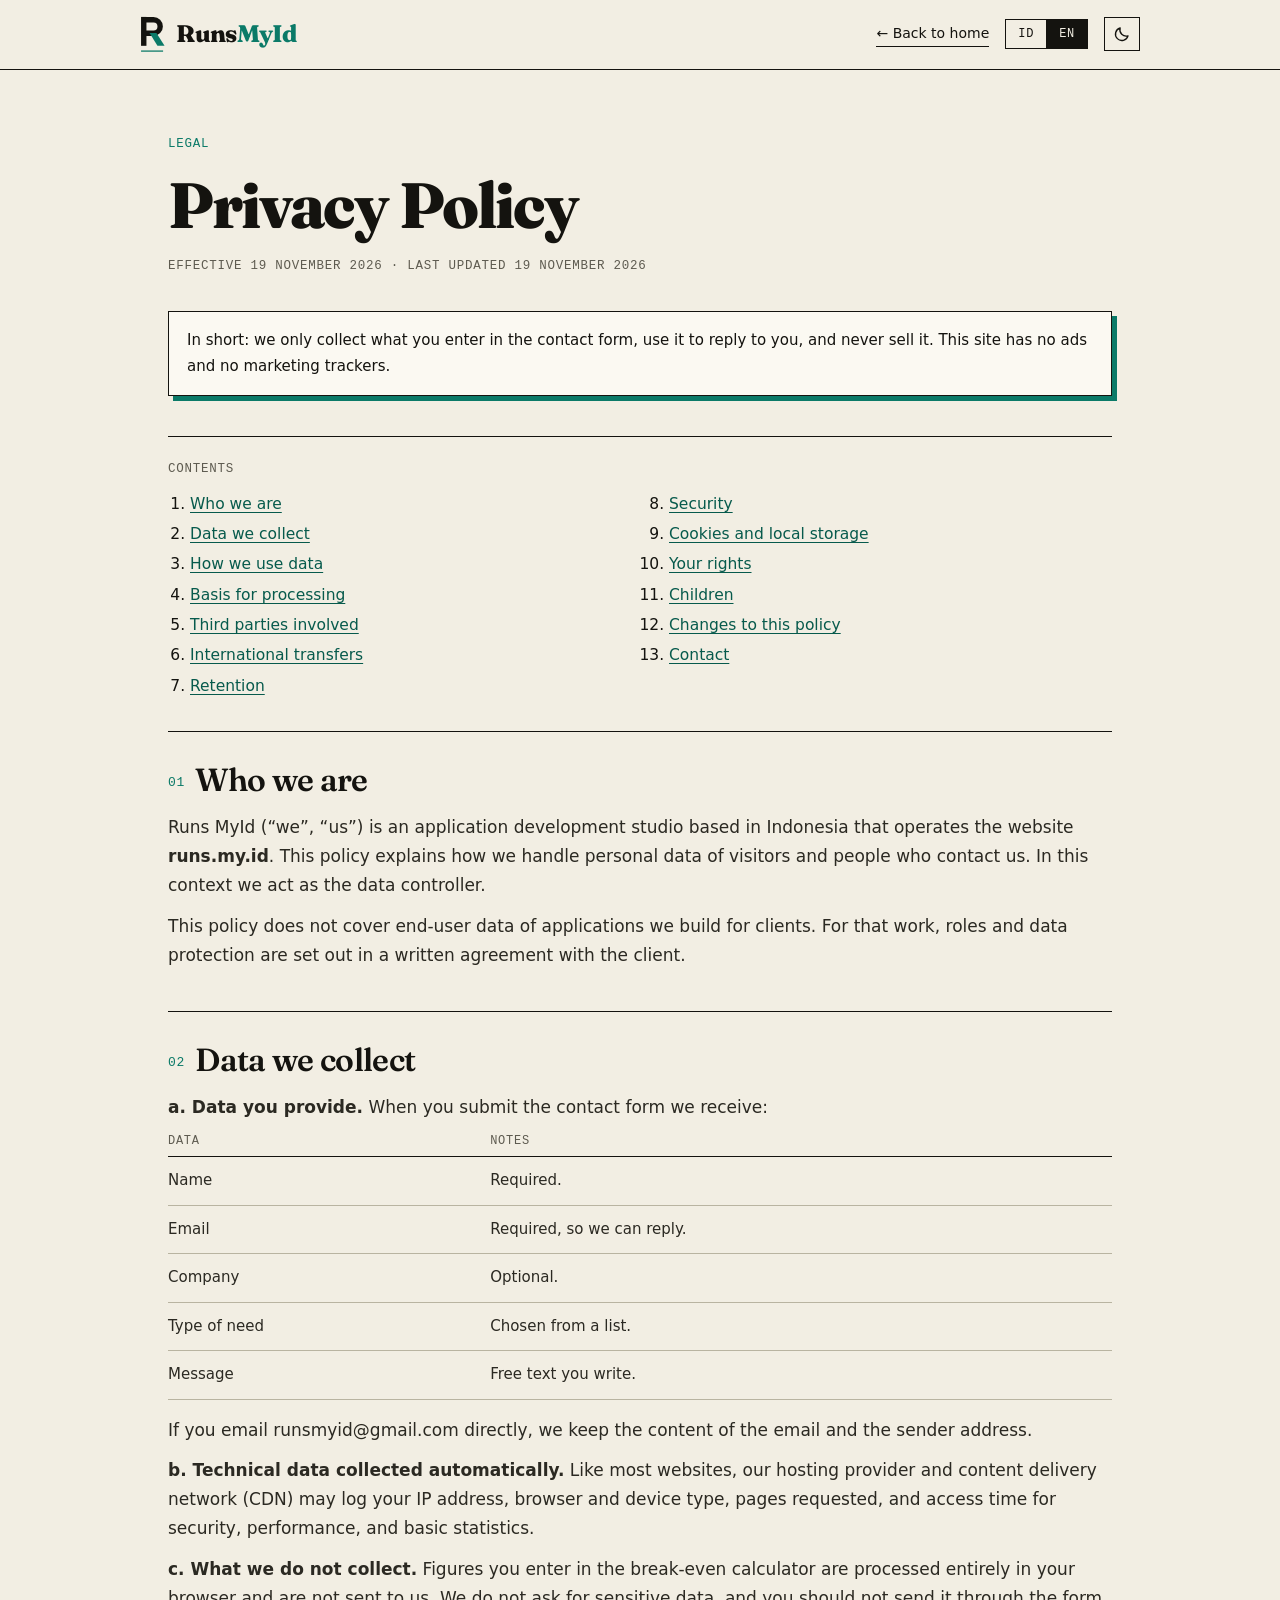
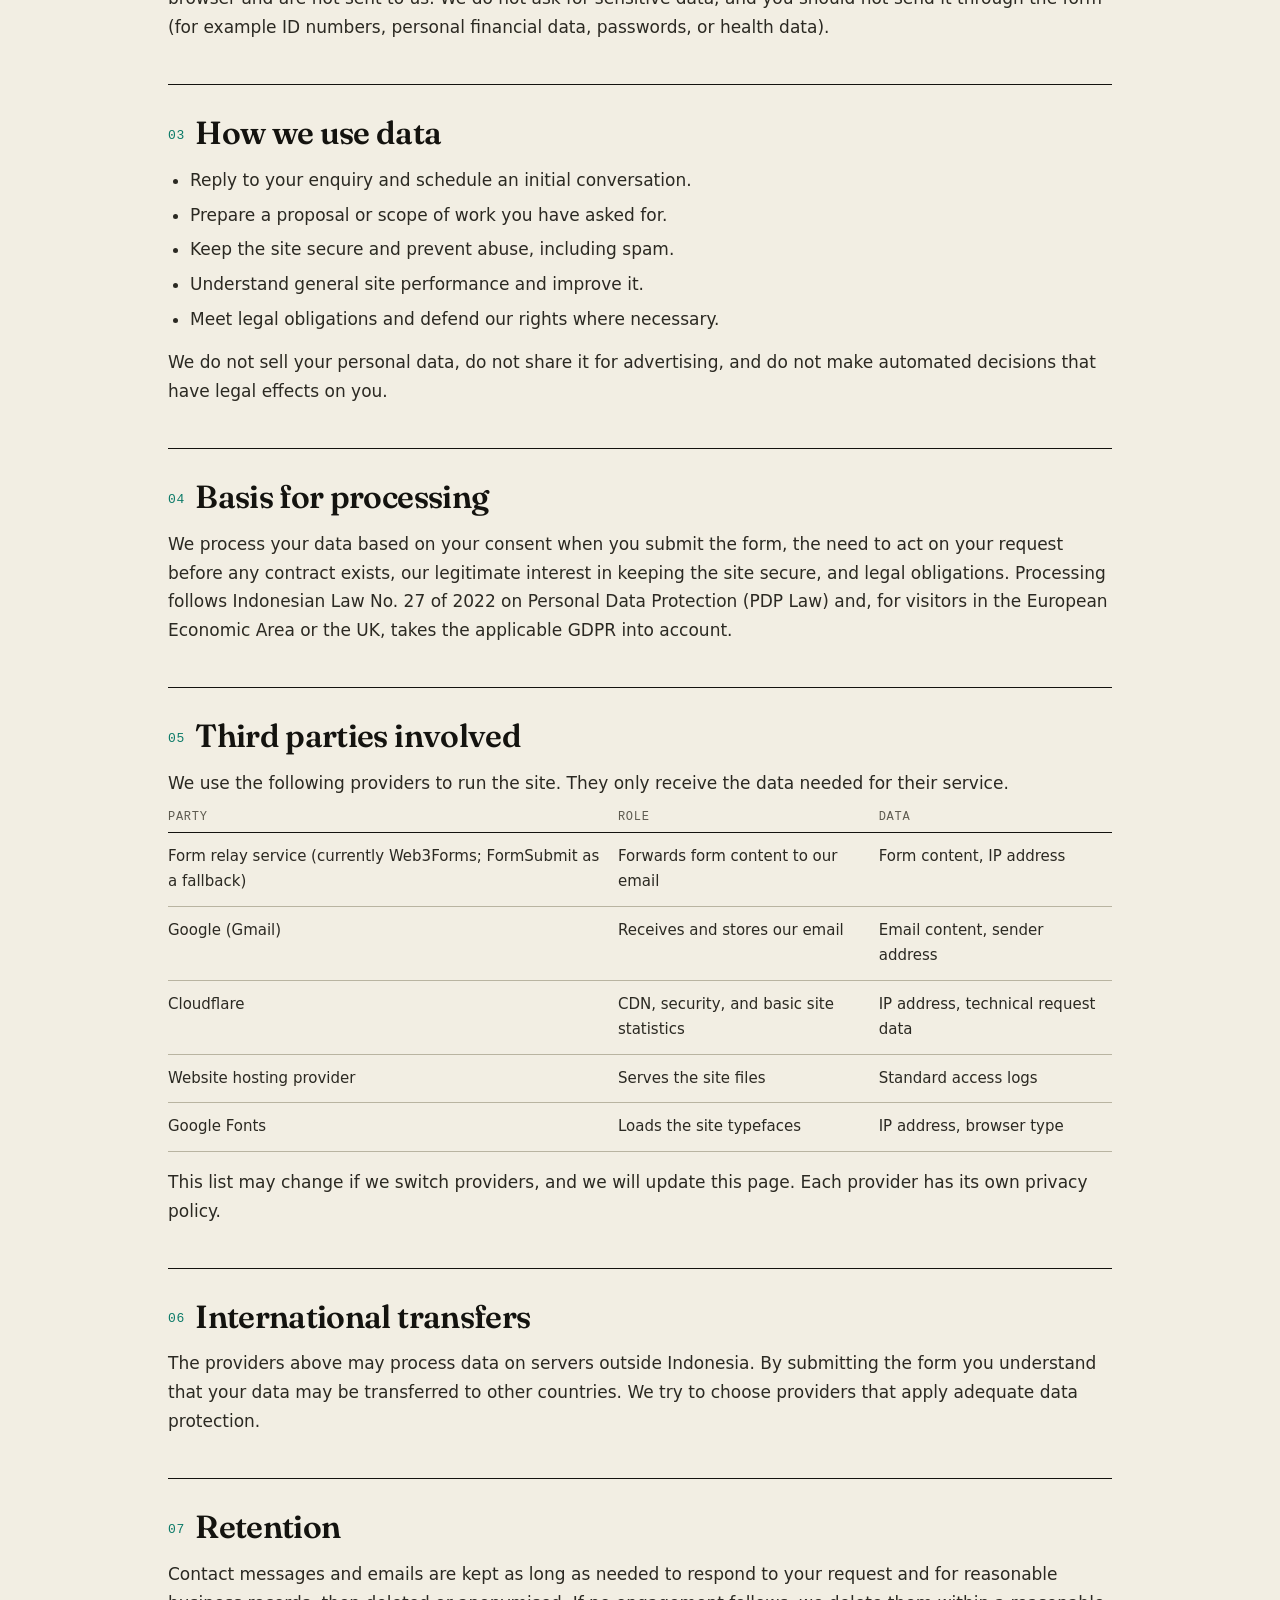
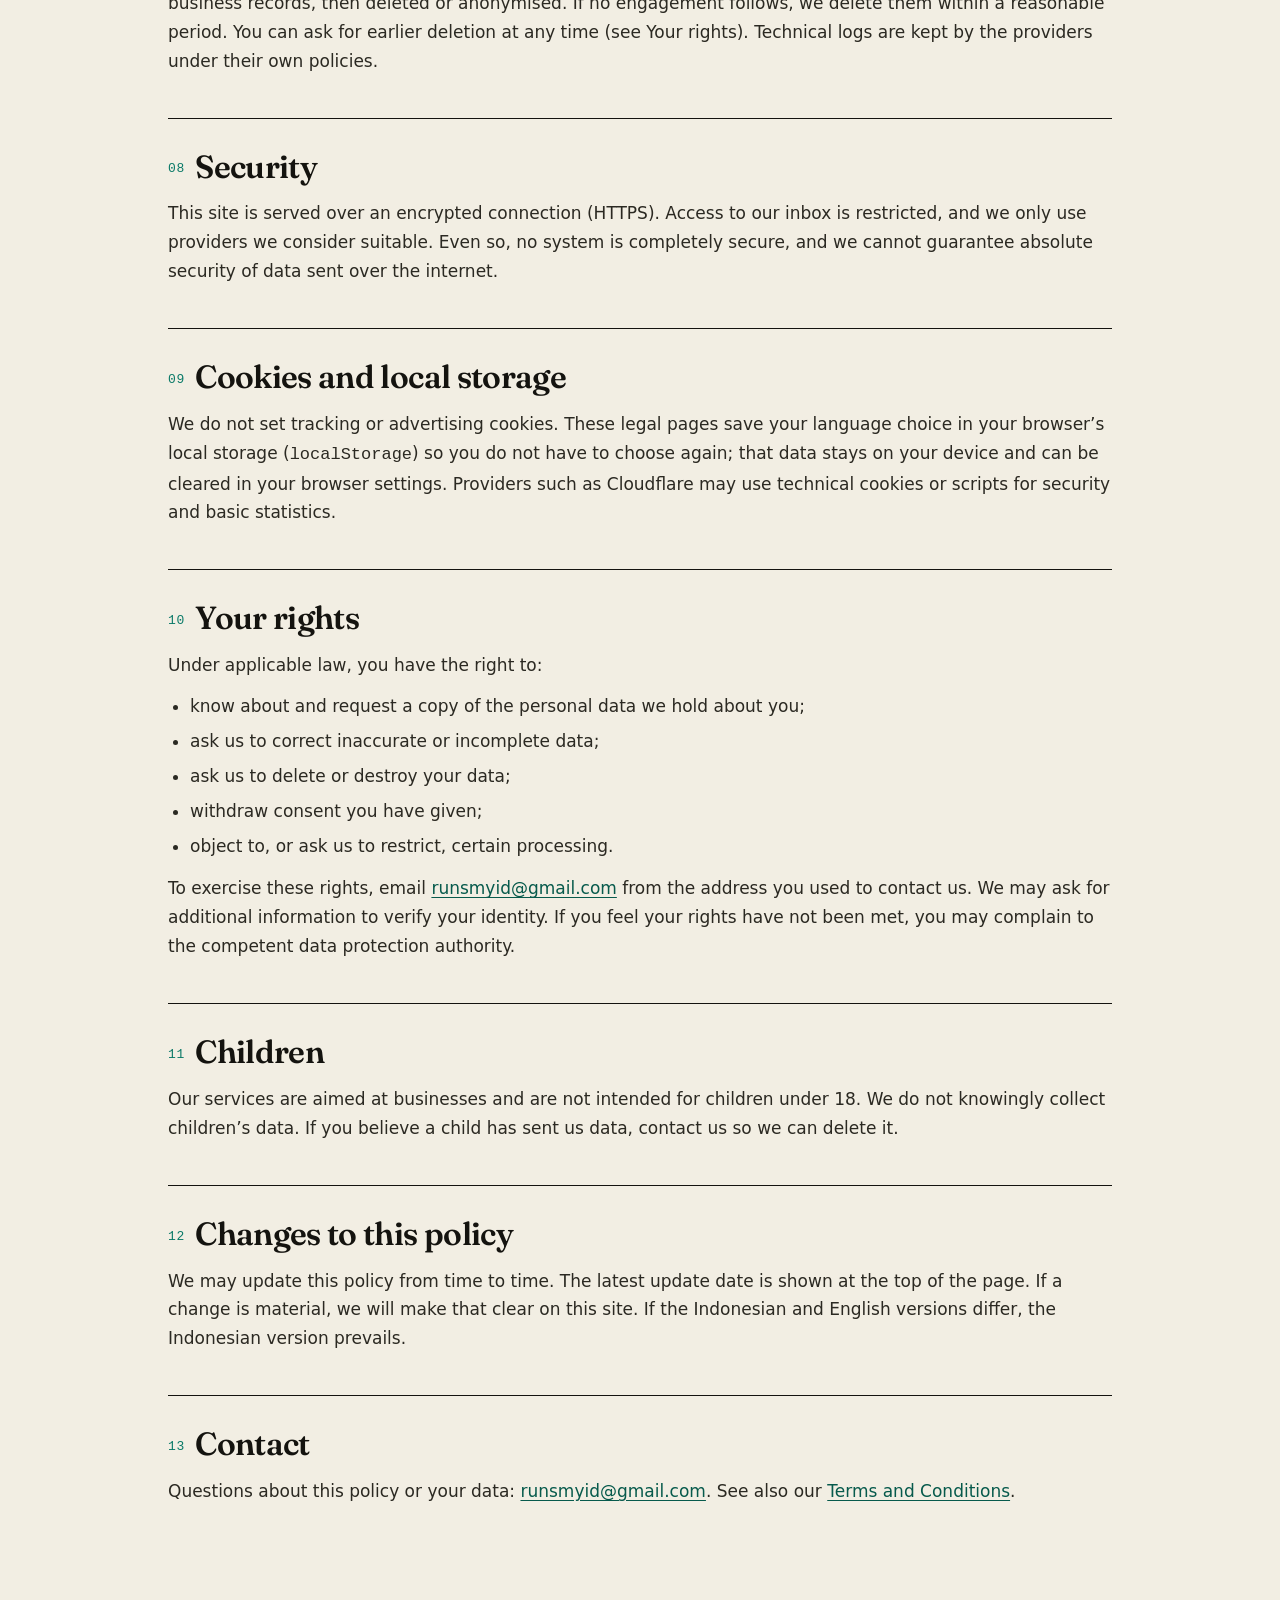
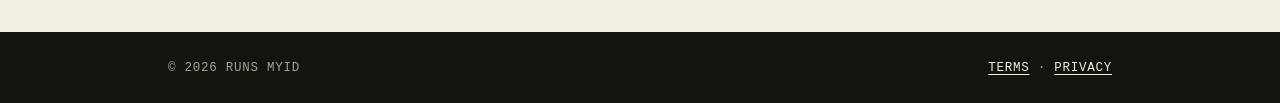
<file: privacy.html>
<!DOCTYPE html>
<html lang="id" data-lang="id">
<head>
<meta charset="utf-8">
<meta name="viewport" content="width=device-width, initial-scale=1">
<title data-id="Kebijakan Privasi — Runs MyId" data-en="Privacy Policy — Runs MyId">Kebijakan Privasi — Runs MyId</title>
<meta name="description" content="Kebijakan Privasi Runs MyId / Privacy Policy of Runs MyId: data apa yang kami kumpulkan, untuk apa, dan hak Anda / what data we collect, why, and your rights.">
<meta name="theme-color" content="#F2EEE3">
<link rel="icon" href="assets/icons/favicon.ico" sizes="any">
<link rel="icon" type="image/svg+xml" href="assets/icons/favicon.svg">
<link rel="apple-touch-icon" href="assets/icons/apple-touch-icon.png">
<link rel="alternate" hreflang="id" href="https://runs.my.id/privacy.html?lang=id">
<link rel="alternate" hreflang="en" href="https://runs.my.id/privacy.html?lang=en">
<link href="https://fonts.googleapis.com/css2?family=Fraunces:opsz,wght@9..144,600;9..144,800&display=swap" rel="stylesheet">
<link rel="stylesheet" href="assets/legal.css">
<script src="assets/legal.js"></script>
</head>
<body>

<header>
  <div class="w bar">
    <a class="brand" href="./"><img src="assets/logo/logo-transparent.svg" alt=""><span>Runs<i>MyId</i></span></a>
    <div class="tools">
      <a class="back" href="./"><span class="L" lang="id">← Kembali ke beranda</span><span class="L" lang="en">← Back to home</span></a>
      <div class="lang" role="group" aria-label="Language / Bahasa">
        <button type="button" data-set="id" aria-pressed="true">ID</button>
        <button type="button" data-set="en" aria-pressed="false">EN</button>
      </div>
    </div>
  </div>
</header>

<main>
<div class="w">
  <span class="eyebrow mono"><span class="L" lang="id">Dokumen hukum</span><span class="L" lang="en">Legal</span></span>
  <h1><span class="L" lang="id">Kebijakan Privasi</span><span class="L" lang="en">Privacy Policy</span></h1>
  <p class="meta mono"><span class="L" lang="id">Berlaku sejak 19 November 2026 · Diperbarui 19 November 2026</span><span class="L" lang="en">Effective 19 November 2026 · Last updated 19 November 2026</span></p>

  <div class="notice">
    <p class="L" lang="id">Ringkasnya: kami hanya mengumpulkan data yang Anda isi di formulir kontak, memakainya untuk membalas Anda, dan tidak menjualnya. Situs ini tidak memasang iklan atau pelacak pemasaran.</p>
    <p class="L" lang="en">In short: we only collect what you enter in the contact form, use it to reply to you, and never sell it. This site has no ads and no marketing trackers.</p>
  </div>

  <nav class="toc" aria-label="Contents">
    <p class="mono"><span class="L" lang="id">Isi</span><span class="L" lang="en">Contents</span></p>
    <ol class="L" lang="id">
      <li><a href="#p1">Siapa kami</a></li><li><a href="#p2">Data yang kami kumpulkan</a></li>
      <li><a href="#p3">Cara kami menggunakan data</a></li><li><a href="#p4">Dasar pemrosesan</a></li>
      <li><a href="#p5">Pihak ketiga yang terlibat</a></li><li><a href="#p6">Transfer data lintas negara</a></li>
      <li><a href="#p7">Lama penyimpanan</a></li><li><a href="#p8">Keamanan</a></li>
      <li><a href="#p9">Cookie dan penyimpanan lokal</a></li><li><a href="#p10">Hak Anda</a></li>
      <li><a href="#p11">Anak-anak</a></li><li><a href="#p12">Perubahan kebijakan</a></li><li><a href="#p13">Kontak</a></li>
    </ol>
    <ol class="L" lang="en">
      <li><a href="#p1">Who we are</a></li><li><a href="#p2">Data we collect</a></li>
      <li><a href="#p3">How we use data</a></li><li><a href="#p4">Basis for processing</a></li>
      <li><a href="#p5">Third parties involved</a></li><li><a href="#p6">International transfers</a></li>
      <li><a href="#p7">Retention</a></li><li><a href="#p8">Security</a></li>
      <li><a href="#p9">Cookies and local storage</a></li><li><a href="#p10">Your rights</a></li>
      <li><a href="#p11">Children</a></li><li><a href="#p12">Changes to this policy</a></li><li><a href="#p13">Contact</a></li>
    </ol>
  </nav>

  <section class="s" id="p1">
    <h2><span>01</span><span class="L" lang="id">Siapa kami</span><span class="L" lang="en">Who we are</span></h2>
    <div class="L" lang="id">
      <p>Runs MyId (“kami”) adalah studio pengembangan aplikasi yang berbasis di Indonesia dan mengelola situs <strong>runs.my.id</strong>. Kebijakan ini menjelaskan bagaimana kami menangani data pribadi pengunjung situs dan orang yang menghubungi kami. Dalam konteks ini kami bertindak sebagai pengendali data pribadi.</p>
      <p>Kebijakan ini tidak mencakup data pengguna aplikasi yang kami bangun untuk klien. Untuk pekerjaan tersebut, pembagian peran dan perlindungan data diatur dalam perjanjian kerja tertulis dengan klien.</p>
    </div>
    <div class="L" lang="en">
      <p>Runs MyId (“we”, “us”) is an application development studio based in Indonesia that operates the website <strong>runs.my.id</strong>. This policy explains how we handle personal data of visitors and people who contact us. In this context we act as the data controller.</p>
      <p>This policy does not cover end-user data of applications we build for clients. For that work, roles and data protection are set out in a written agreement with the client.</p>
    </div>
  </section>

  <section class="s" id="p2">
    <h2><span>02</span><span class="L" lang="id">Data yang kami kumpulkan</span><span class="L" lang="en">Data we collect</span></h2>
    <div class="L" lang="id">
      <p><strong>a. Data yang Anda berikan.</strong> Saat mengirim formulir kontak, kami menerima:</p>
      <table><thead><tr><th>Data</th><th>Keterangan</th></tr></thead><tbody>
        <tr><td>Nama</td><td>Wajib diisi.</td></tr>
        <tr><td>Email</td><td>Wajib diisi, untuk membalas Anda.</td></tr>
        <tr><td>Perusahaan</td><td>Opsional.</td></tr>
        <tr><td>Jenis kebutuhan</td><td>Pilihan dari daftar.</td></tr>
        <tr><td>Pesan</td><td>Teks bebas yang Anda tulis.</td></tr>
      </tbody></table>
      <p>Jika Anda menulis ke runsmyid@gmail.com secara langsung, kami menyimpan isi email dan alamat pengirim.</p>
      <p><strong>b. Data teknis otomatis.</strong> Seperti situs pada umumnya, penyedia hosting dan jaringan pengiriman konten (CDN) kami dapat mencatat alamat IP, jenis browser dan perangkat, halaman yang diakses, dan waktu akses untuk keperluan keamanan, performa, dan statistik dasar.</p>
      <p><strong>c. Yang tidak kami kumpulkan.</strong> Angka yang Anda isi di kalkulator titik impas diproses sepenuhnya di browser Anda dan tidak dikirim ke kami. Kami tidak meminta data sensitif, dan sebaiknya Anda tidak mengirimkannya lewat formulir (misalnya nomor identitas, data keuangan pribadi, kata sandi, atau data kesehatan).</p>
    </div>
    <div class="L" lang="en">
      <p><strong>a. Data you provide.</strong> When you submit the contact form we receive:</p>
      <table><thead><tr><th>Data</th><th>Notes</th></tr></thead><tbody>
        <tr><td>Name</td><td>Required.</td></tr>
        <tr><td>Email</td><td>Required, so we can reply.</td></tr>
        <tr><td>Company</td><td>Optional.</td></tr>
        <tr><td>Type of need</td><td>Chosen from a list.</td></tr>
        <tr><td>Message</td><td>Free text you write.</td></tr>
      </tbody></table>
      <p>If you email runsmyid@gmail.com directly, we keep the content of the email and the sender address.</p>
      <p><strong>b. Technical data collected automatically.</strong> Like most websites, our hosting provider and content delivery network (CDN) may log your IP address, browser and device type, pages requested, and access time for security, performance, and basic statistics.</p>
      <p><strong>c. What we do not collect.</strong> Figures you enter in the break-even calculator are processed entirely in your browser and are not sent to us. We do not ask for sensitive data, and you should not send it through the form (for example ID numbers, personal financial data, passwords, or health data).</p>
    </div>
  </section>

  <section class="s" id="p3">
    <h2><span>03</span><span class="L" lang="id">Cara kami menggunakan data</span><span class="L" lang="en">How we use data</span></h2>
    <div class="L" lang="id">
      <ul>
        <li>Membalas pertanyaan Anda dan menjadwalkan percakapan awal.</li>
        <li>Menyusun penawaran atau ruang lingkup pekerjaan yang Anda minta.</li>
        <li>Menjaga keamanan situs dan mencegah penyalahgunaan, termasuk spam.</li>
        <li>Memahami kinerja situs secara umum dan memperbaikinya.</li>
        <li>Memenuhi kewajiban hukum dan mempertahankan hak kami bila diperlukan.</li>
      </ul>
      <p>Kami tidak menjual data pribadi Anda, tidak membagikannya untuk periklanan, dan tidak melakukan pengambilan keputusan otomatis yang berdampak hukum terhadap Anda.</p>
    </div>
    <div class="L" lang="en">
      <ul>
        <li>Reply to your enquiry and schedule an initial conversation.</li>
        <li>Prepare a proposal or scope of work you have asked for.</li>
        <li>Keep the site secure and prevent abuse, including spam.</li>
        <li>Understand general site performance and improve it.</li>
        <li>Meet legal obligations and defend our rights where necessary.</li>
      </ul>
      <p>We do not sell your personal data, do not share it for advertising, and do not make automated decisions that have legal effects on you.</p>
    </div>
  </section>

  <section class="s" id="p4">
    <h2><span>04</span><span class="L" lang="id">Dasar pemrosesan</span><span class="L" lang="en">Basis for processing</span></h2>
    <div class="L" lang="id">
      <p>Kami memproses data Anda berdasarkan persetujuan Anda saat mengirim formulir, kebutuhan untuk menindaklanjuti permintaan Anda sebelum ada perjanjian, kepentingan sah kami dalam menjaga keamanan situs, dan kewajiban hukum. Pemrosesan dilakukan sesuai Undang-Undang Nomor 27 Tahun 2022 tentang Pelindungan Data Pribadi (UU PDP) dan, bagi pengunjung di Wilayah Ekonomi Eropa atau Inggris, dengan memperhatikan GDPR yang berlaku.</p>
    </div>
    <div class="L" lang="en">
      <p>We process your data based on your consent when you submit the form, the need to act on your request before any contract exists, our legitimate interest in keeping the site secure, and legal obligations. Processing follows Indonesian Law No. 27 of 2022 on Personal Data Protection (PDP Law) and, for visitors in the European Economic Area or the UK, takes the applicable GDPR into account.</p>
    </div>
  </section>

  <section class="s" id="p5">
    <h2><span>05</span><span class="L" lang="id">Pihak ketiga yang terlibat</span><span class="L" lang="en">Third parties involved</span></h2>
    <div class="L" lang="id">
      <p>Kami memakai penyedia layanan berikut untuk menjalankan situs. Mereka hanya menerima data yang diperlukan untuk layanannya.</p>
      <table><thead><tr><th>Pihak</th><th>Peran</th><th>Data</th></tr></thead><tbody>
        <tr><td>Layanan penerus formulir (saat ini Web3Forms; FormSubmit sebagai cadangan)</td><td>Meneruskan isi formulir ke email kami</td><td>Isi formulir, alamat IP</td></tr>
        <tr><td>Google (Gmail)</td><td>Menerima dan menyimpan email kami</td><td>Isi email, alamat pengirim</td></tr>
        <tr><td>Cloudflare</td><td>CDN, keamanan, dan statistik dasar situs</td><td>Alamat IP, data teknis permintaan</td></tr>
        <tr><td>Penyedia hosting situs</td><td>Menyajikan berkas situs</td><td>Log akses standar</td></tr>
        <tr><td>Google Fonts</td><td>Memuat huruf situs</td><td>Alamat IP, jenis browser</td></tr>
      </tbody></table>
      <p>Daftar ini dapat berubah jika kami mengganti penyedia layanan, dan akan kami perbarui di halaman ini. Setiap penyedia memiliki kebijakan privasinya sendiri.</p>
    </div>
    <div class="L" lang="en">
      <p>We use the following providers to run the site. They only receive the data needed for their service.</p>
      <table><thead><tr><th>Party</th><th>Role</th><th>Data</th></tr></thead><tbody>
        <tr><td>Form relay service (currently Web3Forms; FormSubmit as a fallback)</td><td>Forwards form content to our email</td><td>Form content, IP address</td></tr>
        <tr><td>Google (Gmail)</td><td>Receives and stores our email</td><td>Email content, sender address</td></tr>
        <tr><td>Cloudflare</td><td>CDN, security, and basic site statistics</td><td>IP address, technical request data</td></tr>
        <tr><td>Website hosting provider</td><td>Serves the site files</td><td>Standard access logs</td></tr>
        <tr><td>Google Fonts</td><td>Loads the site typefaces</td><td>IP address, browser type</td></tr>
      </tbody></table>
      <p>This list may change if we switch providers, and we will update this page. Each provider has its own privacy policy.</p>
    </div>
  </section>

  <section class="s" id="p6">
    <h2><span>06</span><span class="L" lang="id">Transfer data lintas negara</span><span class="L" lang="en">International transfers</span></h2>
    <div class="L" lang="id">
      <p>Penyedia layanan di atas dapat memproses data di server di luar Indonesia. Dengan mengirim formulir, Anda memahami bahwa data Anda dapat dipindahkan ke negara lain. Kami berupaya memilih penyedia yang menerapkan perlindungan data yang memadai.</p>
    </div>
    <div class="L" lang="en">
      <p>The providers above may process data on servers outside Indonesia. By submitting the form you understand that your data may be transferred to other countries. We try to choose providers that apply adequate data protection.</p>
    </div>
  </section>

  <section class="s" id="p7">
    <h2><span>07</span><span class="L" lang="id">Lama penyimpanan</span><span class="L" lang="en">Retention</span></h2>
    <div class="L" lang="id">
      <p>Pesan dan email kontak disimpan selama diperlukan untuk menanggapi permintaan Anda dan untuk catatan bisnis yang wajar, lalu dihapus atau dianonimkan. Jika tidak ada kelanjutan kerja sama, kami menghapusnya dalam jangka waktu yang wajar. Anda dapat meminta penghapusan lebih awal kapan saja (lihat bagian Hak Anda). Log teknis disimpan oleh penyedia layanan menurut kebijakan masing-masing.</p>
    </div>
    <div class="L" lang="en">
      <p>Contact messages and emails are kept as long as needed to respond to your request and for reasonable business records, then deleted or anonymised. If no engagement follows, we delete them within a reasonable period. You can ask for earlier deletion at any time (see Your rights). Technical logs are kept by the providers under their own policies.</p>
    </div>
  </section>

  <section class="s" id="p8">
    <h2><span>08</span><span class="L" lang="id">Keamanan</span><span class="L" lang="en">Security</span></h2>
    <div class="L" lang="id">
      <p>Situs ini diakses melalui koneksi terenkripsi (HTTPS). Akses ke kotak masuk kami dibatasi, dan kami hanya memakai penyedia yang kami anggap layak. Meski begitu, tidak ada sistem yang sepenuhnya aman, dan kami tidak dapat menjamin keamanan mutlak atas data yang dikirim melalui internet.</p>
    </div>
    <div class="L" lang="en">
      <p>This site is served over an encrypted connection (HTTPS). Access to our inbox is restricted, and we only use providers we consider suitable. Even so, no system is completely secure, and we cannot guarantee absolute security of data sent over the internet.</p>
    </div>
  </section>

  <section class="s" id="p9">
    <h2><span>09</span><span class="L" lang="id">Cookie dan penyimpanan lokal</span><span class="L" lang="en">Cookies and local storage</span></h2>
    <div class="L" lang="id">
      <p>Kami tidak memasang cookie pelacak atau periklanan. Halaman hukum ini menyimpan pilihan bahasa Anda di penyimpanan lokal browser (<code>localStorage</code>) agar tidak perlu memilih ulang; data itu tetap di perangkat Anda dan dapat dihapus lewat pengaturan browser. Penyedia seperti Cloudflare dapat memakai cookie atau skrip teknis untuk keamanan dan statistik dasar.</p>
    </div>
    <div class="L" lang="en">
      <p>We do not set tracking or advertising cookies. These legal pages save your language choice in your browser’s local storage (<code>localStorage</code>) so you do not have to choose again; that data stays on your device and can be cleared in your browser settings. Providers such as Cloudflare may use technical cookies or scripts for security and basic statistics.</p>
    </div>
  </section>

  <section class="s" id="p10">
    <h2><span>10</span><span class="L" lang="id">Hak Anda</span><span class="L" lang="en">Your rights</span></h2>
    <div class="L" lang="id">
      <p>Sesuai hukum yang berlaku, Anda berhak untuk:</p>
      <ul>
        <li>mengetahui dan meminta salinan data pribadi Anda yang kami simpan;</li>
        <li>meminta perbaikan data yang tidak akurat atau tidak lengkap;</li>
        <li>meminta penghapusan atau pemusnahan data Anda;</li>
        <li>menarik persetujuan yang pernah Anda berikan;</li>
        <li>mengajukan keberatan atau meminta pembatasan pemrosesan tertentu.</li>
      </ul>
      <p>Untuk menggunakan hak ini, kirim email ke <a href="mailto:runsmyid@gmail.com">runsmyid@gmail.com</a> dari alamat yang Anda gunakan saat menghubungi kami. Kami dapat meminta informasi tambahan untuk memastikan identitas Anda. Jika merasa hak Anda tidak dipenuhi, Anda dapat mengajukan pengaduan ke otoritas pelindungan data yang berwenang.</p>
    </div>
    <div class="L" lang="en">
      <p>Under applicable law, you have the right to:</p>
      <ul>
        <li>know about and request a copy of the personal data we hold about you;</li>
        <li>ask us to correct inaccurate or incomplete data;</li>
        <li>ask us to delete or destroy your data;</li>
        <li>withdraw consent you have given;</li>
        <li>object to, or ask us to restrict, certain processing.</li>
      </ul>
      <p>To exercise these rights, email <a href="mailto:runsmyid@gmail.com">runsmyid@gmail.com</a> from the address you used to contact us. We may ask for additional information to verify your identity. If you feel your rights have not been met, you may complain to the competent data protection authority.</p>
    </div>
  </section>

  <section class="s" id="p11">
    <h2><span>11</span><span class="L" lang="id">Anak-anak</span><span class="L" lang="en">Children</span></h2>
    <div class="L" lang="id">
      <p>Layanan kami ditujukan untuk pelaku bisnis dan tidak diperuntukkan bagi anak di bawah 18 tahun. Kami tidak dengan sengaja mengumpulkan data anak. Jika Anda yakin seorang anak telah mengirim data kepada kami, hubungi kami agar data itu dihapus.</p>
    </div>
    <div class="L" lang="en">
      <p>Our services are aimed at businesses and are not intended for children under 18. We do not knowingly collect children’s data. If you believe a child has sent us data, contact us so we can delete it.</p>
    </div>
  </section>

  <section class="s" id="p12">
    <h2><span>12</span><span class="L" lang="id">Perubahan kebijakan</span><span class="L" lang="en">Changes to this policy</span></h2>
    <div class="L" lang="id">
      <p>Kami dapat memperbarui kebijakan ini dari waktu ke waktu. Tanggal pembaruan terbaru tercantum di bagian atas halaman. Jika perubahannya material, kami akan menandainya dengan jelas di situs ini. Bila terjadi perbedaan antara versi bahasa Indonesia dan Inggris, versi bahasa Indonesia yang berlaku.</p>
    </div>
    <div class="L" lang="en">
      <p>We may update this policy from time to time. The latest update date is shown at the top of the page. If a change is material, we will make that clear on this site. If the Indonesian and English versions differ, the Indonesian version prevails.</p>
    </div>
  </section>

  <section class="s" id="p13">
    <h2><span>13</span><span class="L" lang="id">Kontak</span><span class="L" lang="en">Contact</span></h2>
    <div class="L" lang="id"><p>Pertanyaan tentang kebijakan ini atau data Anda: <a href="mailto:runsmyid@gmail.com">runsmyid@gmail.com</a>. Lihat juga <a href="terms.html">Syarat dan Ketentuan</a>.</p></div>
    <div class="L" lang="en"><p>Questions about this policy or your data: <a href="mailto:runsmyid@gmail.com">runsmyid@gmail.com</a>. See also our <a href="terms.html">Terms and Conditions</a>.</p></div>
  </section>
</div>
</main>

<footer>
  <div class="w mono">
    <span>© <span id="yr"></span> Runs MyId</span>
    <span><a href="terms.html"><span class="L" lang="id">Syarat</span><span class="L" lang="en">Terms</span></a> · <a href="privacy.html"><span class="L" lang="id">Privasi</span><span class="L" lang="en">Privacy</span></a></span>
    
  </div>
</footer>
</body>
</html>
</file>
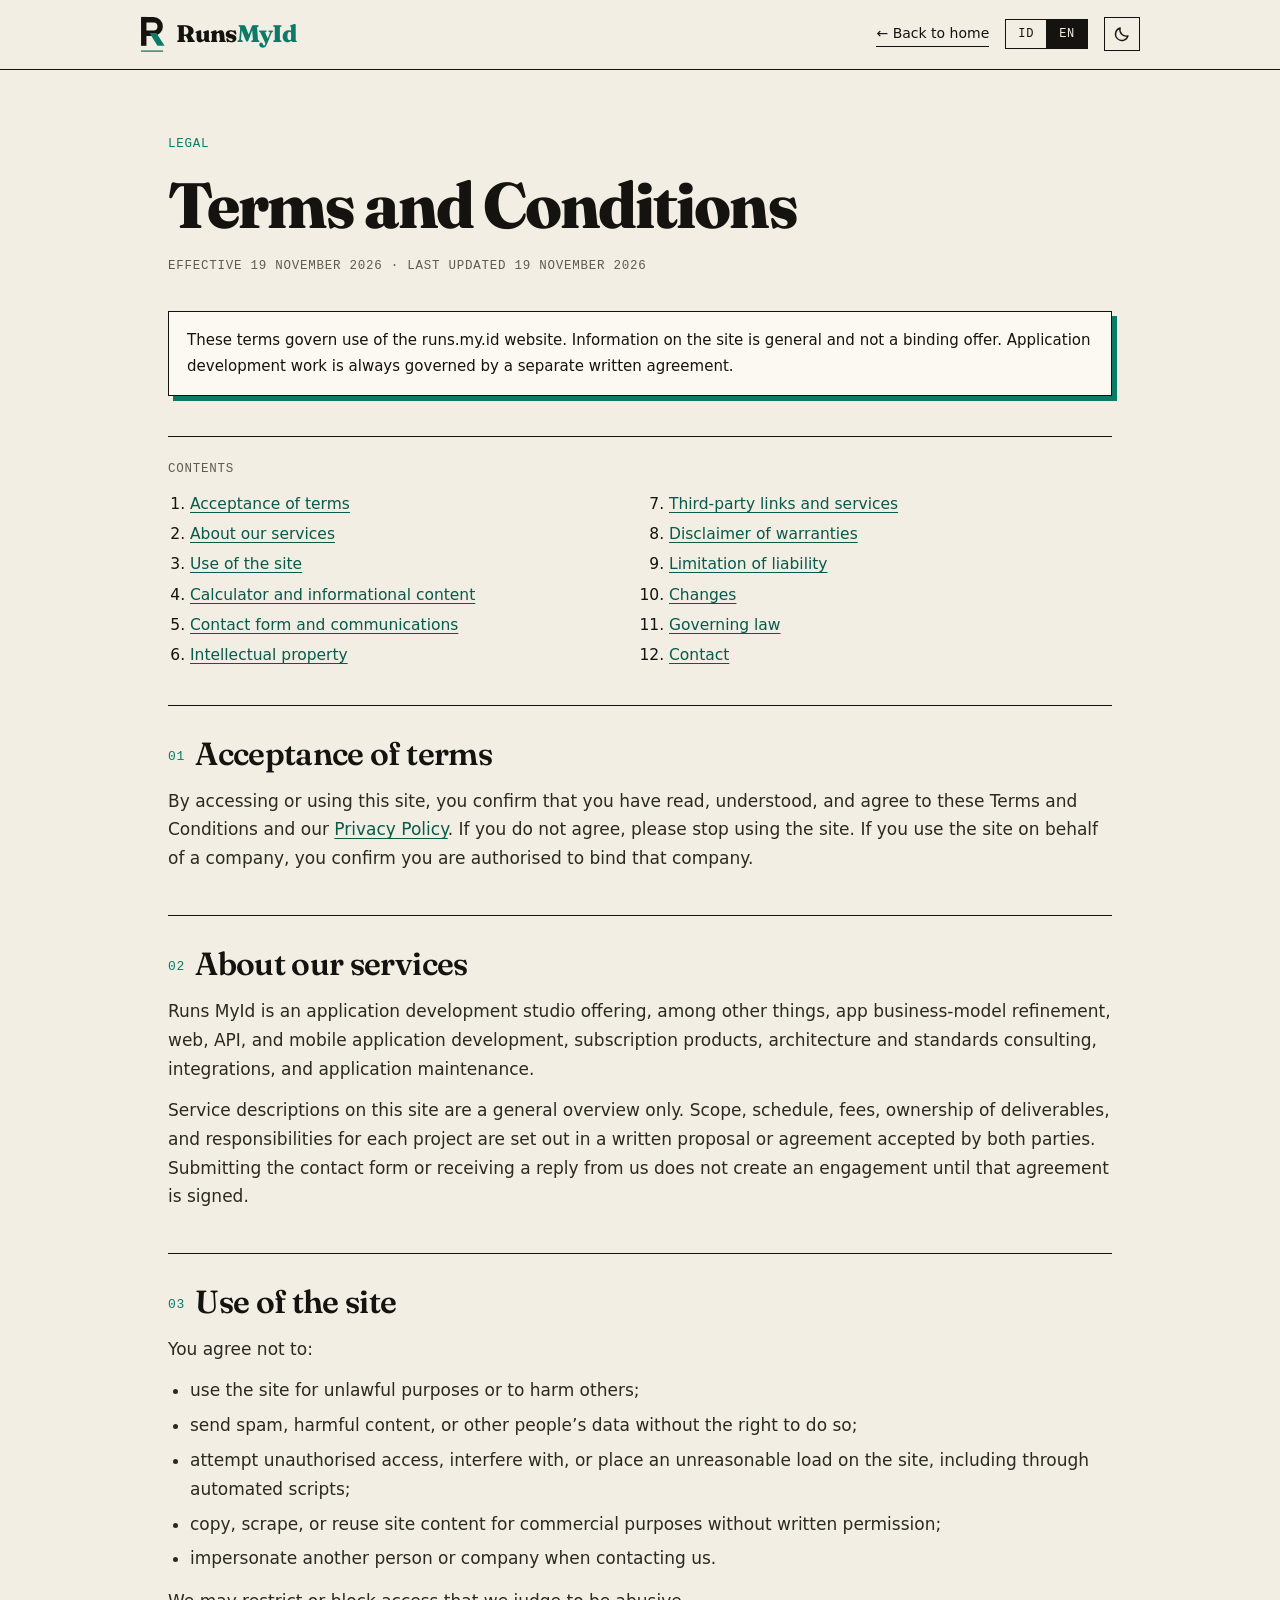
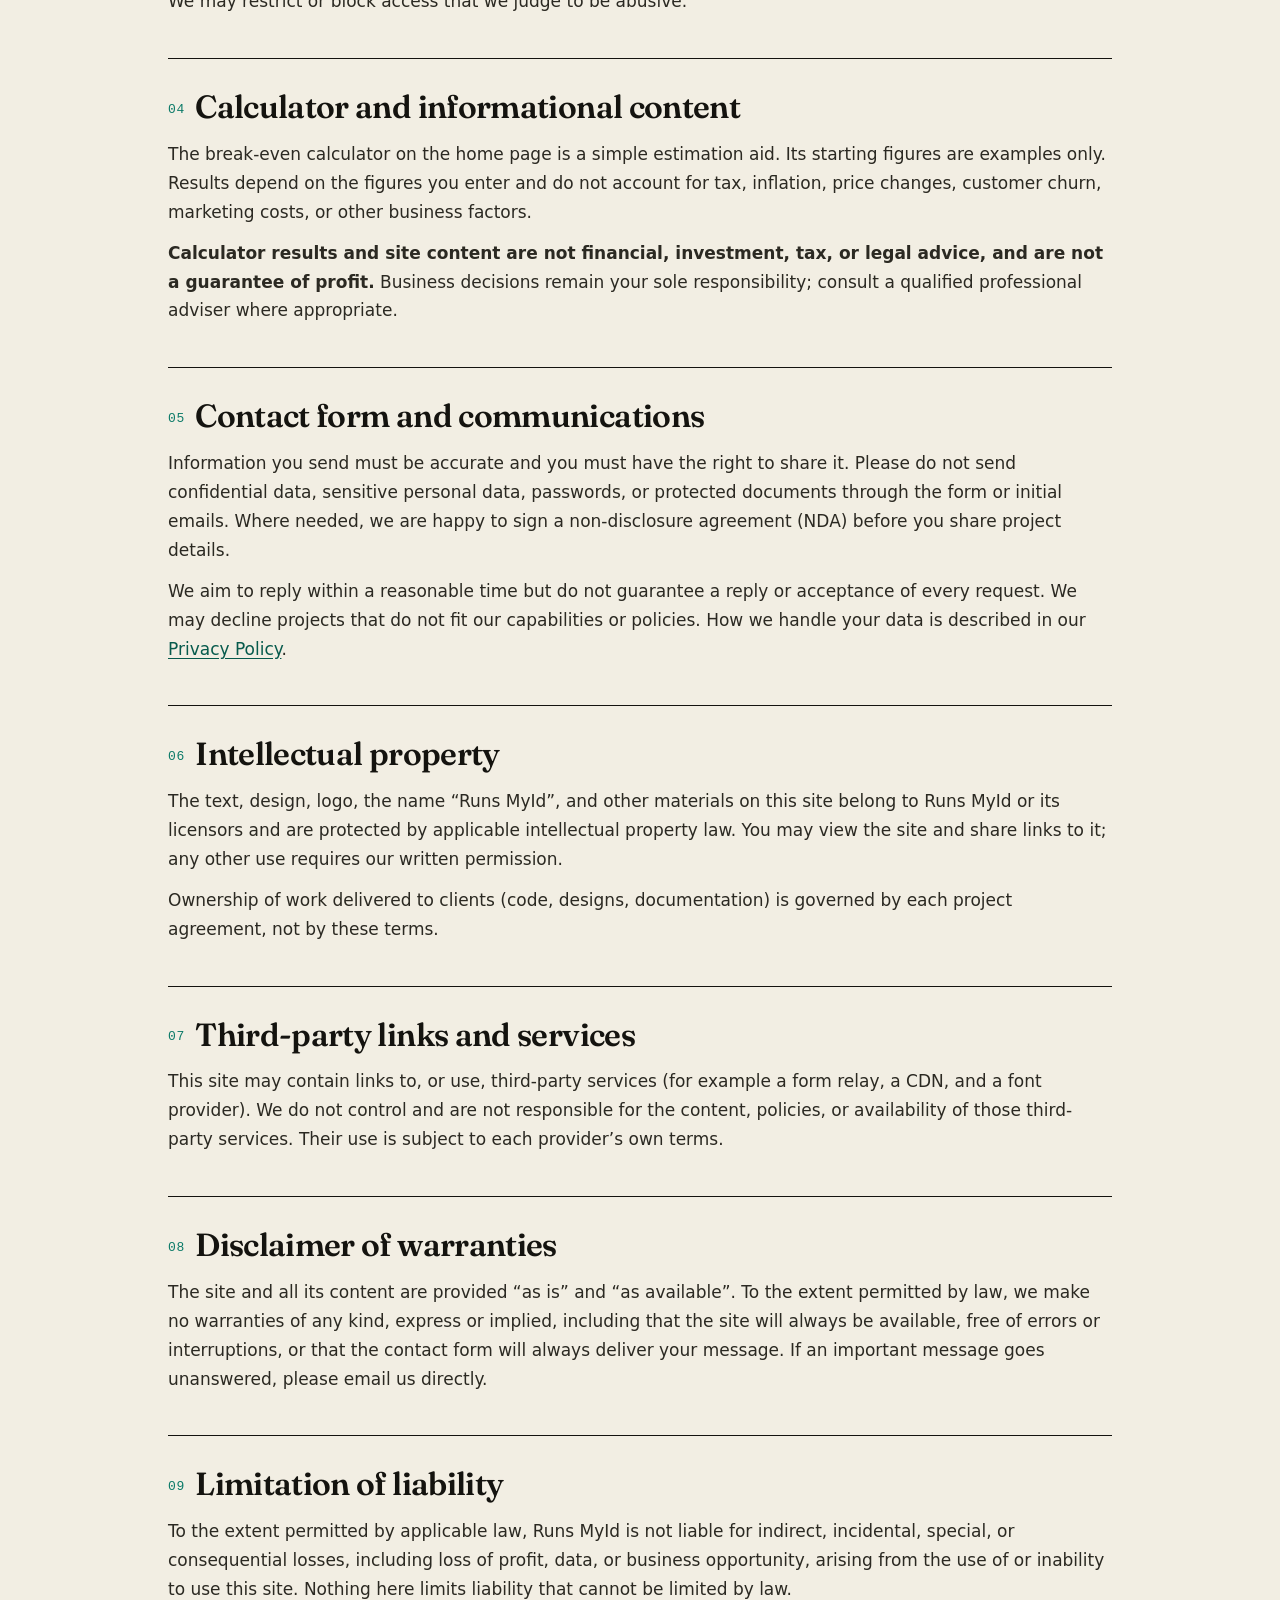
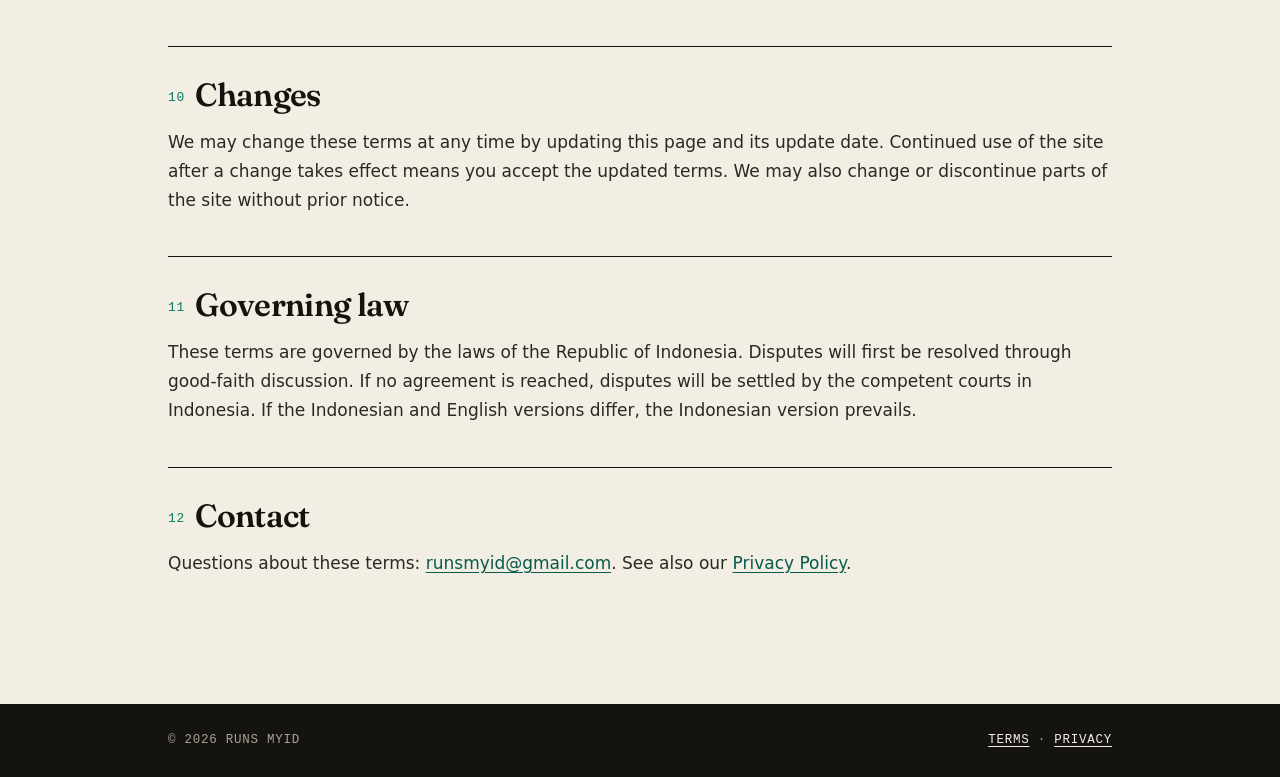
<file: terms.html>
<!DOCTYPE html>
<html lang="id" data-lang="id">
<head>
<meta charset="utf-8">
<meta name="viewport" content="width=device-width, initial-scale=1">
<title data-id="Syarat dan Ketentuan — Runs MyId" data-en="Terms and Conditions — Runs MyId">Syarat dan Ketentuan — Runs MyId</title>
<meta name="description" content="Syarat dan Ketentuan penggunaan situs Runs MyId / Terms and Conditions for using the Runs MyId website.">
<meta name="theme-color" content="#F2EEE3">
<link rel="icon" href="assets/icons/favicon.ico" sizes="any">
<link rel="icon" type="image/svg+xml" href="assets/icons/favicon.svg">
<link rel="apple-touch-icon" href="assets/icons/apple-touch-icon.png">
<link rel="alternate" hreflang="id" href="https://runs.my.id/terms.html?lang=id">
<link rel="alternate" hreflang="en" href="https://runs.my.id/terms.html?lang=en">
<link href="https://fonts.googleapis.com/css2?family=Fraunces:opsz,wght@9..144,600;9..144,800&display=swap" rel="stylesheet">
<link rel="stylesheet" href="assets/legal.css">
<script src="assets/legal.js"></script>
</head>
<body>

<header>
  <div class="w bar">
    <a class="brand" href="./"><img src="assets/logo/logo-transparent.svg" alt=""><span>Runs<i>MyId</i></span></a>
    <div class="tools">
      <a class="back" href="./"><span class="L" lang="id">← Kembali ke beranda</span><span class="L" lang="en">← Back to home</span></a>
      <div class="lang" role="group" aria-label="Language / Bahasa">
        <button type="button" data-set="id" aria-pressed="true">ID</button>
        <button type="button" data-set="en" aria-pressed="false">EN</button>
      </div>
    </div>
  </div>
</header>

<main>
<div class="w">
  <span class="eyebrow mono"><span class="L" lang="id">Dokumen hukum</span><span class="L" lang="en">Legal</span></span>
  <h1><span class="L" lang="id">Syarat dan Ketentuan</span><span class="L" lang="en">Terms and Conditions</span></h1>
  <p class="meta mono"><span class="L" lang="id">Berlaku sejak 19 November 2026 · Diperbarui 19 November 2026</span><span class="L" lang="en">Effective 19 November 2026 · Last updated 19 November 2026</span></p>

  <div class="notice">
    <p class="L" lang="id">Syarat ini mengatur penggunaan situs runs.my.id. Informasi di situs bersifat umum dan bukan penawaran yang mengikat. Pekerjaan pengembangan aplikasi selalu diatur dalam perjanjian tertulis tersendiri.</p>
    <p class="L" lang="en">These terms govern use of the runs.my.id website. Information on the site is general and not a binding offer. Application development work is always governed by a separate written agreement.</p>
  </div>

  <nav class="toc" aria-label="Contents">
    <p class="mono"><span class="L" lang="id">Isi</span><span class="L" lang="en">Contents</span></p>
    <ol class="L" lang="id">
      <li><a href="#t1">Penerimaan syarat</a></li><li><a href="#t2">Tentang layanan kami</a></li>
      <li><a href="#t3">Penggunaan situs</a></li><li><a href="#t4">Kalkulator dan konten informatif</a></li>
      <li><a href="#t5">Formulir kontak dan komunikasi</a></li><li><a href="#t6">Kekayaan intelektual</a></li>
      <li><a href="#t7">Tautan dan layanan pihak ketiga</a></li><li><a href="#t8">Penafian jaminan</a></li>
      <li><a href="#t9">Batasan tanggung jawab</a></li><li><a href="#t10">Perubahan</a></li>
      <li><a href="#t11">Hukum yang berlaku</a></li><li><a href="#t12">Kontak</a></li>
    </ol>
    <ol class="L" lang="en">
      <li><a href="#t1">Acceptance of terms</a></li><li><a href="#t2">About our services</a></li>
      <li><a href="#t3">Use of the site</a></li><li><a href="#t4">Calculator and informational content</a></li>
      <li><a href="#t5">Contact form and communications</a></li><li><a href="#t6">Intellectual property</a></li>
      <li><a href="#t7">Third-party links and services</a></li><li><a href="#t8">Disclaimer of warranties</a></li>
      <li><a href="#t9">Limitation of liability</a></li><li><a href="#t10">Changes</a></li>
      <li><a href="#t11">Governing law</a></li><li><a href="#t12">Contact</a></li>
    </ol>
  </nav>

  <section class="s" id="t1">
    <h2><span>01</span><span class="L" lang="id">Penerimaan syarat</span><span class="L" lang="en">Acceptance of terms</span></h2>
    <div class="L" lang="id"><p>Dengan mengakses atau menggunakan situs ini, Anda menyatakan telah membaca, memahami, dan menyetujui Syarat dan Ketentuan ini serta <a href="privacy.html">Kebijakan Privasi</a> kami. Jika tidak setuju, mohon hentikan penggunaan situs. Jika Anda menggunakan situs atas nama perusahaan, Anda menyatakan berwenang mengikat perusahaan tersebut.</p></div>
    <div class="L" lang="en"><p>By accessing or using this site, you confirm that you have read, understood, and agree to these Terms and Conditions and our <a href="privacy.html">Privacy Policy</a>. If you do not agree, please stop using the site. If you use the site on behalf of a company, you confirm you are authorised to bind that company.</p></div>
  </section>

  <section class="s" id="t2">
    <h2><span>02</span><span class="L" lang="id">Tentang layanan kami</span><span class="L" lang="en">About our services</span></h2>
    <div class="L" lang="id">
      <p>Runs MyId adalah studio pengembangan aplikasi yang menyediakan, antara lain, penajaman model bisnis aplikasi, pengembangan aplikasi web, API, dan seluler, produk langganan, konsultasi arsitektur dan standar, integrasi, serta perawatan aplikasi.</p>
      <p>Deskripsi layanan di situs ini hanya memberi gambaran umum. Ruang lingkup, jadwal, biaya, hak atas hasil kerja, dan tanggung jawab untuk setiap proyek ditetapkan dalam proposal atau perjanjian tertulis yang disepakati kedua pihak. Mengirim formulir kontak atau menerima balasan dari kami tidak menciptakan hubungan kerja sama sampai perjanjian tersebut ditandatangani.</p>
    </div>
    <div class="L" lang="en">
      <p>Runs MyId is an application development studio offering, among other things, app business-model refinement, web, API, and mobile application development, subscription products, architecture and standards consulting, integrations, and application maintenance.</p>
      <p>Service descriptions on this site are a general overview only. Scope, schedule, fees, ownership of deliverables, and responsibilities for each project are set out in a written proposal or agreement accepted by both parties. Submitting the contact form or receiving a reply from us does not create an engagement until that agreement is signed.</p>
    </div>
  </section>

  <section class="s" id="t3">
    <h2><span>03</span><span class="L" lang="id">Penggunaan situs</span><span class="L" lang="en">Use of the site</span></h2>
    <div class="L" lang="id">
      <p>Anda setuju untuk tidak:</p>
      <ul>
        <li>menggunakan situs untuk tujuan melanggar hukum atau merugikan pihak lain;</li>
        <li>mengirim spam, konten berbahaya, atau data milik orang lain tanpa hak;</li>
        <li>mencoba mengakses sistem tanpa izin, mengganggu, atau membebani situs secara tidak wajar, termasuk dengan skrip otomatis;</li>
        <li>menyalin, memindai massal (<em>scraping</em>), atau menggunakan ulang konten situs untuk tujuan komersial tanpa izin tertulis;</li>
        <li>menyamar sebagai orang atau perusahaan lain saat menghubungi kami.</li>
      </ul>
      <p>Kami dapat membatasi atau memblokir akses yang kami nilai menyalahgunakan situs.</p>
    </div>
    <div class="L" lang="en">
      <p>You agree not to:</p>
      <ul>
        <li>use the site for unlawful purposes or to harm others;</li>
        <li>send spam, harmful content, or other people’s data without the right to do so;</li>
        <li>attempt unauthorised access, interfere with, or place an unreasonable load on the site, including through automated scripts;</li>
        <li>copy, scrape, or reuse site content for commercial purposes without written permission;</li>
        <li>impersonate another person or company when contacting us.</li>
      </ul>
      <p>We may restrict or block access that we judge to be abusive.</p>
    </div>
  </section>

  <section class="s" id="t4">
    <h2><span>04</span><span class="L" lang="id">Kalkulator dan konten informatif</span><span class="L" lang="en">Calculator and informational content</span></h2>
    <div class="L" lang="id">
      <p>Kalkulator titik impas di beranda adalah alat bantu perkiraan sederhana. Angka awalnya hanyalah contoh. Hasilnya bergantung pada angka yang Anda masukkan dan tidak memperhitungkan pajak, inflasi, perubahan harga, tingkat kehilangan pelanggan, biaya pemasaran, atau faktor bisnis lainnya.</p>
      <p><strong>Hasil kalkulator dan isi situs bukan nasihat keuangan, investasi, pajak, atau hukum, dan bukan jaminan keuntungan.</strong> Keputusan bisnis sepenuhnya menjadi tanggung jawab Anda; konsultasikan dengan penasihat profesional yang berkualifikasi bila perlu.</p>
    </div>
    <div class="L" lang="en">
      <p>The break-even calculator on the home page is a simple estimation aid. Its starting figures are examples only. Results depend on the figures you enter and do not account for tax, inflation, price changes, customer churn, marketing costs, or other business factors.</p>
      <p><strong>Calculator results and site content are not financial, investment, tax, or legal advice, and are not a guarantee of profit.</strong> Business decisions remain your sole responsibility; consult a qualified professional adviser where appropriate.</p>
    </div>
  </section>

  <section class="s" id="t5">
    <h2><span>05</span><span class="L" lang="id">Formulir kontak dan komunikasi</span><span class="L" lang="en">Contact form and communications</span></h2>
    <div class="L" lang="id">
      <p>Informasi yang Anda kirim harus benar dan Anda berhak membagikannya. Mohon tidak mengirim data rahasia, data pribadi sensitif, kata sandi, atau dokumen yang dilindungi lewat formulir atau email awal. Bila diperlukan, kami bersedia menandatangani perjanjian kerahasiaan (NDA) sebelum Anda membagikan detail proyek.</p>
      <p>Kami berupaya membalas dalam waktu yang wajar, tetapi tidak menjamin balasan atau penerimaan setiap permintaan. Kami berhak menolak proyek yang tidak sesuai dengan kemampuan atau kebijakan kami. Pengolahan data Anda dijelaskan dalam <a href="privacy.html">Kebijakan Privasi</a>.</p>
    </div>
    <div class="L" lang="en">
      <p>Information you send must be accurate and you must have the right to share it. Please do not send confidential data, sensitive personal data, passwords, or protected documents through the form or initial emails. Where needed, we are happy to sign a non-disclosure agreement (NDA) before you share project details.</p>
      <p>We aim to reply within a reasonable time but do not guarantee a reply or acceptance of every request. We may decline projects that do not fit our capabilities or policies. How we handle your data is described in our <a href="privacy.html">Privacy Policy</a>.</p>
    </div>
  </section>

  <section class="s" id="t6">
    <h2><span>06</span><span class="L" lang="id">Kekayaan intelektual</span><span class="L" lang="en">Intellectual property</span></h2>
    <div class="L" lang="id">
      <p>Teks, desain, logo, nama “Runs MyId”, dan materi lain di situs ini adalah milik Runs MyId atau pemberi lisensinya dan dilindungi hukum kekayaan intelektual yang berlaku. Anda boleh melihat dan membagikan tautan ke situs ini; penggunaan lain memerlukan izin tertulis kami.</p>
      <p>Hak atas hasil kerja untuk klien (kode, desain, dokumentasi) diatur dalam perjanjian proyek masing-masing, bukan oleh syarat ini.</p>
    </div>
    <div class="L" lang="en">
      <p>The text, design, logo, the name “Runs MyId”, and other materials on this site belong to Runs MyId or its licensors and are protected by applicable intellectual property law. You may view the site and share links to it; any other use requires our written permission.</p>
      <p>Ownership of work delivered to clients (code, designs, documentation) is governed by each project agreement, not by these terms.</p>
    </div>
  </section>

  <section class="s" id="t7">
    <h2><span>07</span><span class="L" lang="id">Tautan dan layanan pihak ketiga</span><span class="L" lang="en">Third-party links and services</span></h2>
    <div class="L" lang="id"><p>Situs ini dapat memuat tautan atau memakai layanan pihak ketiga (misalnya penerus formulir, CDN, dan penyedia huruf). Kami tidak mengendalikan dan tidak bertanggung jawab atas konten, kebijakan, atau ketersediaan layanan pihak ketiga tersebut. Penggunaannya tunduk pada syarat masing-masing penyedia.</p></div>
    <div class="L" lang="en"><p>This site may contain links to, or use, third-party services (for example a form relay, a CDN, and a font provider). We do not control and are not responsible for the content, policies, or availability of those third-party services. Their use is subject to each provider’s own terms.</p></div>
  </section>

  <section class="s" id="t8">
    <h2><span>08</span><span class="L" lang="id">Penafian jaminan</span><span class="L" lang="en">Disclaimer of warranties</span></h2>
    <div class="L" lang="id"><p>Situs dan seluruh isinya disediakan “sebagaimana adanya” dan “sebagaimana tersedia”. Sejauh diizinkan hukum, kami tidak memberikan jaminan apa pun, tersurat maupun tersirat, termasuk bahwa situs akan selalu tersedia, bebas kesalahan atau gangguan, atau bahwa formulir kontak akan selalu berhasil mengirimkan pesan. Bila pesan penting tidak mendapat balasan, silakan hubungi kami langsung lewat email.</p></div>
    <div class="L" lang="en"><p>The site and all its content are provided “as is” and “as available”. To the extent permitted by law, we make no warranties of any kind, express or implied, including that the site will always be available, free of errors or interruptions, or that the contact form will always deliver your message. If an important message goes unanswered, please email us directly.</p></div>
  </section>

  <section class="s" id="t9">
    <h2><span>09</span><span class="L" lang="id">Batasan tanggung jawab</span><span class="L" lang="en">Limitation of liability</span></h2>
    <div class="L" lang="id"><p>Sejauh diizinkan hukum yang berlaku, Runs MyId tidak bertanggung jawab atas kerugian tidak langsung, insidental, khusus, atau konsekuensial, termasuk kehilangan keuntungan, data, atau peluang usaha, yang timbul dari penggunaan atau ketidakmampuan menggunakan situs ini. Tidak ada ketentuan di sini yang membatasi tanggung jawab yang menurut hukum tidak dapat dibatasi.</p></div>
    <div class="L" lang="en"><p>To the extent permitted by applicable law, Runs MyId is not liable for indirect, incidental, special, or consequential losses, including loss of profit, data, or business opportunity, arising from the use of or inability to use this site. Nothing here limits liability that cannot be limited by law.</p></div>
  </section>

  <section class="s" id="t10">
    <h2><span>10</span><span class="L" lang="id">Perubahan</span><span class="L" lang="en">Changes</span></h2>
    <div class="L" lang="id"><p>Kami dapat mengubah syarat ini sewaktu-waktu dengan memperbarui halaman ini dan tanggal pembaruannya. Penggunaan situs setelah perubahan berlaku berarti Anda menerima syarat yang diperbarui. Kami juga dapat mengubah atau menghentikan bagian situs tanpa pemberitahuan sebelumnya.</p></div>
    <div class="L" lang="en"><p>We may change these terms at any time by updating this page and its update date. Continued use of the site after a change takes effect means you accept the updated terms. We may also change or discontinue parts of the site without prior notice.</p></div>
  </section>

  <section class="s" id="t11">
    <h2><span>11</span><span class="L" lang="id">Hukum yang berlaku</span><span class="L" lang="en">Governing law</span></h2>
    <div class="L" lang="id"><p>Syarat ini diatur oleh hukum Republik Indonesia. Perselisihan akan diupayakan diselesaikan terlebih dahulu secara musyawarah. Jika tidak tercapai kesepakatan, perselisihan diselesaikan melalui pengadilan yang berwenang di Indonesia. Bila terjadi perbedaan antara versi bahasa Indonesia dan Inggris, versi bahasa Indonesia yang berlaku.</p></div>
    <div class="L" lang="en"><p>These terms are governed by the laws of the Republic of Indonesia. Disputes will first be resolved through good-faith discussion. If no agreement is reached, disputes will be settled by the competent courts in Indonesia. If the Indonesian and English versions differ, the Indonesian version prevails.</p></div>
  </section>

  <section class="s" id="t12">
    <h2><span>12</span><span class="L" lang="id">Kontak</span><span class="L" lang="en">Contact</span></h2>
    <div class="L" lang="id"><p>Pertanyaan tentang syarat ini: <a href="mailto:runsmyid@gmail.com">runsmyid@gmail.com</a>. Lihat juga <a href="privacy.html">Kebijakan Privasi</a>.</p></div>
    <div class="L" lang="en"><p>Questions about these terms: <a href="mailto:runsmyid@gmail.com">runsmyid@gmail.com</a>. See also our <a href="privacy.html">Privacy Policy</a>.</p></div>
  </section>
</div>
</main>

<footer>
  <div class="w mono">
    <span>© <span id="yr"></span> Runs MyId</span>
    <span><a href="terms.html"><span class="L" lang="id">Syarat</span><span class="L" lang="en">Terms</span></a> · <a href="privacy.html"><span class="L" lang="id">Privasi</span><span class="L" lang="en">Privacy</span></a></span>
    
  </div>
</footer>
</body>
</html>
</file>
<file: assets/legal.css>
:root{
  --card:#FBF9F2;--text2:#2B2922;--line2:#b9b4a1;
  --paper:#F2EEE3;--paper2:#E9E4D5;--ink:#14130F;--mute:#5E5B50;--teal:#0B7A68;--teal-d:#075A4C;
  --serif:"Fraunces",Georgia,"Times New Roman",serif;
  --mono:"IBM Plex Mono",ui-monospace,SFMono-Regular,Menlo,Consolas,monospace;
  --sans:system-ui,-apple-system,"Segoe UI",Roboto,Arial,sans-serif;
}
*{box-sizing:border-box;margin:0;padding:0}
html{scroll-behavior:smooth;scroll-padding-top:90px}
body{background:var(--paper);color:var(--ink);font-family:var(--sans);font-size:17px;line-height:1.7;-webkit-font-smoothing:antialiased}
a{color:var(--teal-d);text-underline-offset:3px}
a:hover{color:var(--ink)}
::selection{background:var(--teal);color:var(--paper)}
:focus-visible{outline:3px solid var(--teal);outline-offset:3px}
.w{max-width:1000px;margin:0 auto;padding:0 28px}
.mono{font-family:var(--mono);font-size:12.5px;letter-spacing:.06em;text-transform:uppercase}

/* language: hide the inactive language */
html[data-lang="id"] [lang="en"].L,html[data-lang="en"] [lang="id"].L{display:none!important}

header{position:sticky;top:0;z-index:20;background:var(--paper);border-bottom:1.5px solid var(--ink)}
.bar{display:flex;align-items:center;justify-content:space-between;gap:16px;padding:14px 0}
.brand{display:flex;align-items:center;gap:10px;text-decoration:none;color:var(--ink);font-family:var(--serif);font-weight:800;font-size:24px;letter-spacing:-.03em}
.brand img{height:38px;width:auto}
.brand i{font-style:normal;color:var(--teal)}
.tools{display:flex;align-items:center;gap:16px;flex-wrap:wrap;justify-content:flex-end}
.tools a.back{font-size:14px;color:var(--ink);text-decoration:none;border-bottom:1px solid var(--ink)}
.lang{display:flex;border:1.5px solid var(--ink)}
.lang button{font:500 12px var(--mono);letter-spacing:.06em;padding:7px 12px;border:0;background:transparent;color:var(--ink);cursor:pointer}
.lang button[aria-pressed="true"]{background:var(--ink);color:var(--paper)}
.lang button+button{border-left:1.5px solid var(--ink)}

main{padding:64px 0 84px}
.eyebrow{color:var(--teal);margin-bottom:16px;display:block}
h1{font-family:var(--serif);font-weight:800;font-size:clamp(38px,6vw,64px);line-height:1.05;letter-spacing:-.03em;margin-bottom:18px}
.meta{color:var(--mute);margin-bottom:34px}
.notice{border:1.5px solid var(--ink);background:var(--card);padding:16px 18px;font-size:15px;margin-bottom:40px;box-shadow:5px 5px 0 var(--teal)}
nav.toc{border-top:1.5px solid var(--ink);padding:22px 0 26px;margin-bottom:6px}
nav.toc p{margin-bottom:10px;color:var(--mute)}
nav.toc ol{columns:2;column-gap:36px;padding-left:22px;font-size:15.5px}
nav.toc li{break-inside:avoid;margin-bottom:4px}
section.s{padding:30px 0;border-top:1px solid var(--ink)}
section.s h2{font-family:var(--serif);font-weight:600;font-size:clamp(24px,3.2vw,32px);line-height:1.15;letter-spacing:-.02em;margin-bottom:14px}
section.s h2>span:first-child{font-family:var(--mono);font-size:13px;color:var(--teal);margin-right:10px;font-weight:500;letter-spacing:.06em;vertical-align:middle}
section.s p{margin-bottom:12px;color:var(--text2)}
section.s ul{margin:6px 0 14px 22px;color:var(--text2)}
section.s li{margin-bottom:6px}
table{width:100%;border-collapse:collapse;margin:10px 0 16px;font-size:15px}
th{font:500 12px var(--mono);letter-spacing:.06em;text-transform:uppercase;text-align:left;color:var(--mute);padding:0 12px 8px 0;border-bottom:1.5px solid var(--ink)}
td{padding:11px 12px 11px 0;border-bottom:1px solid var(--line2);vertical-align:top;color:var(--text2)}

footer{background:var(--ink);color:#a8a493;padding:26px 0}
footer .w{display:flex;justify-content:space-between;gap:14px;flex-wrap:wrap}
footer a{color:var(--paper)}

@media(max-width:700px){
  nav.toc ol{columns:1}
  .w{padding:0 20px}
  .brand{font-size:21px}.brand img{height:32px}
  main{padding:44px 0 64px}
  table,thead,tbody,tr,td{display:block}thead{display:none}
  tr{padding:10px 0;border-bottom:1px solid var(--line2)}td{border:0;padding:2px 0}
}
@media print{header,.lang,footer{display:none}body{background:#fff}}
@media(prefers-reduced-motion:reduce){html{scroll-behavior:auto}}

/* dark theme + toggle */
html[data-theme="dark"]{--paper:#14130F;--paper2:#1E1D17;--ink:#F2EEE3;--mute:#A8A493;--teal:#14B8A6;--teal-d:#2DD4BF;--card:#1E1D17;--text2:#D8D3C4;--line2:#3A382F}
html[data-theme="dark"] footer{background:#0C0B09}
html[data-theme="dark"] ::selection{color:#14130F}
.theme{display:inline-flex;align-items:center;justify-content:center;width:36px;height:34px;border:1.5px solid var(--ink);background:transparent;color:var(--ink);cursor:pointer}
.theme svg{width:18px;height:18px;fill:none;stroke:currentColor;stroke-width:1.8;stroke-linecap:round;stroke-linejoin:round}
.theme .i-sun{display:none}html[data-theme="dark"] .theme .i-sun{display:block}html[data-theme="dark"] .theme .i-moon{display:none}
</file>
